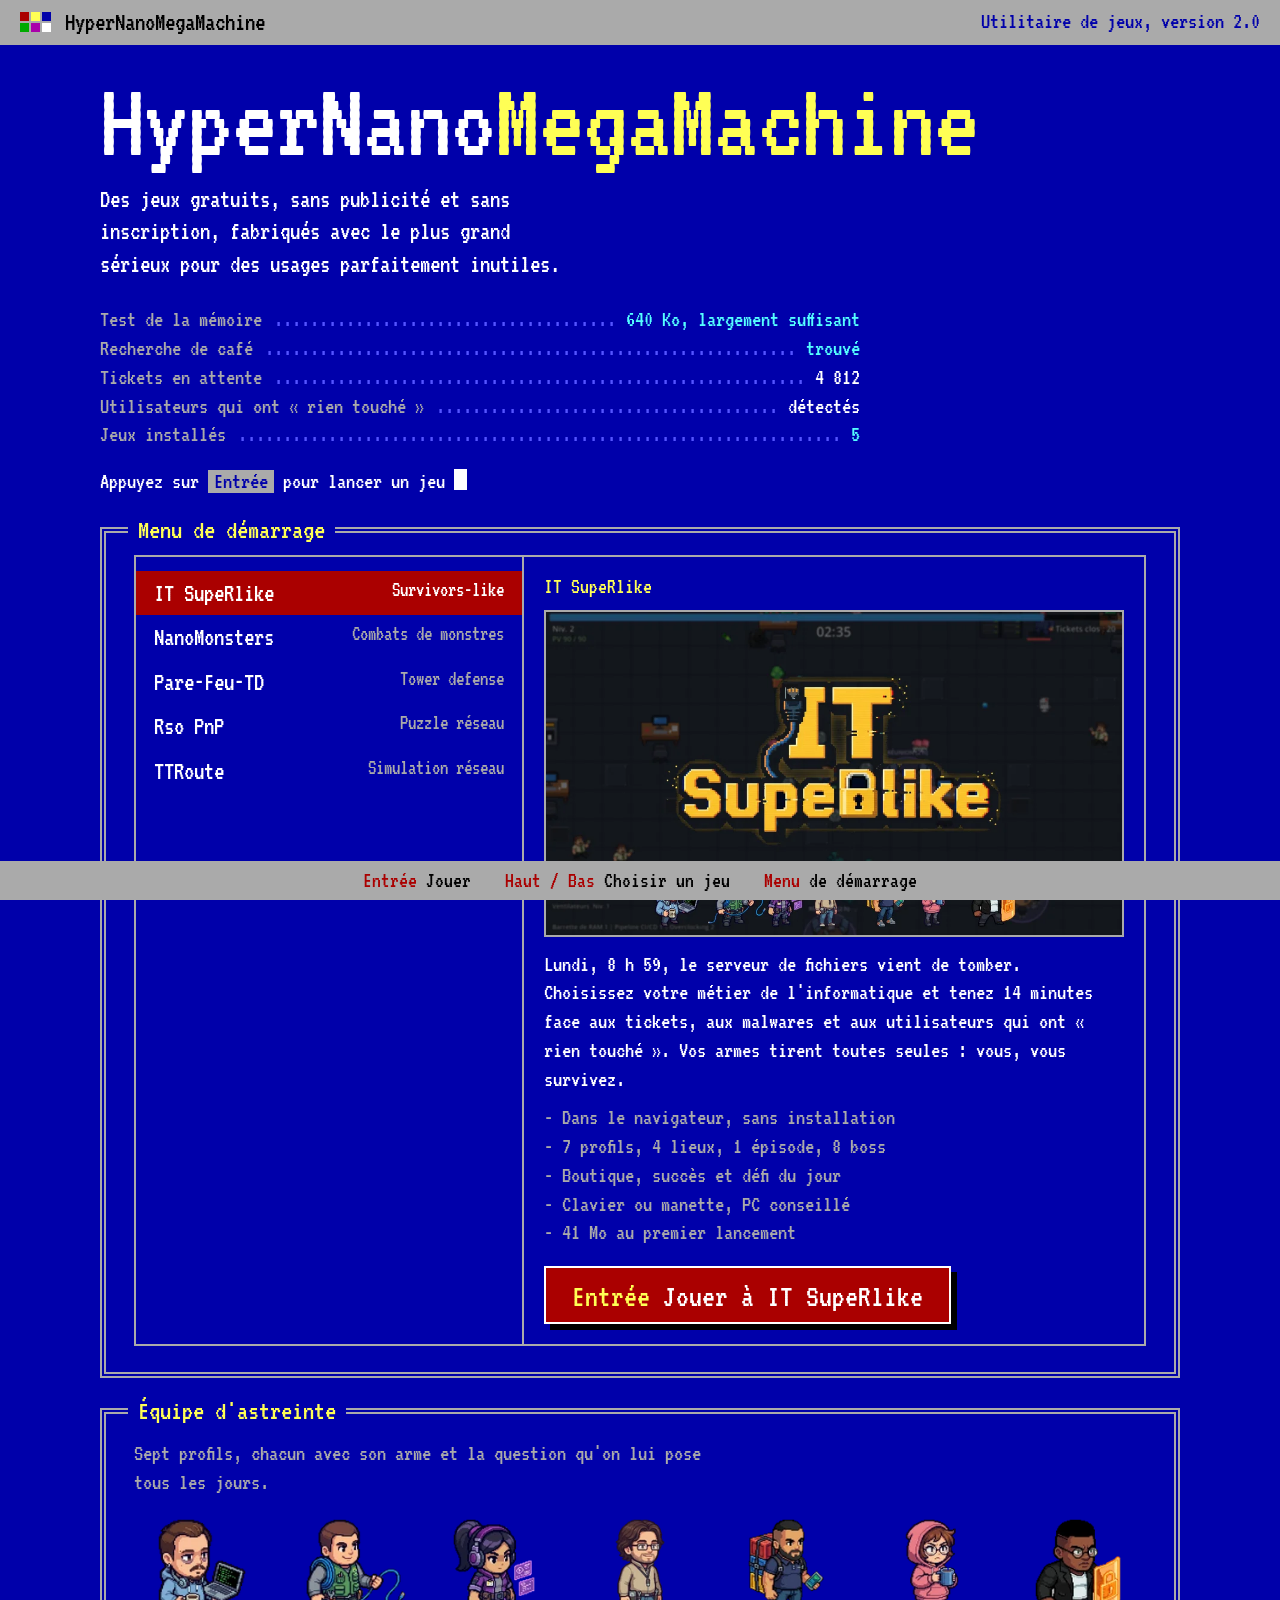
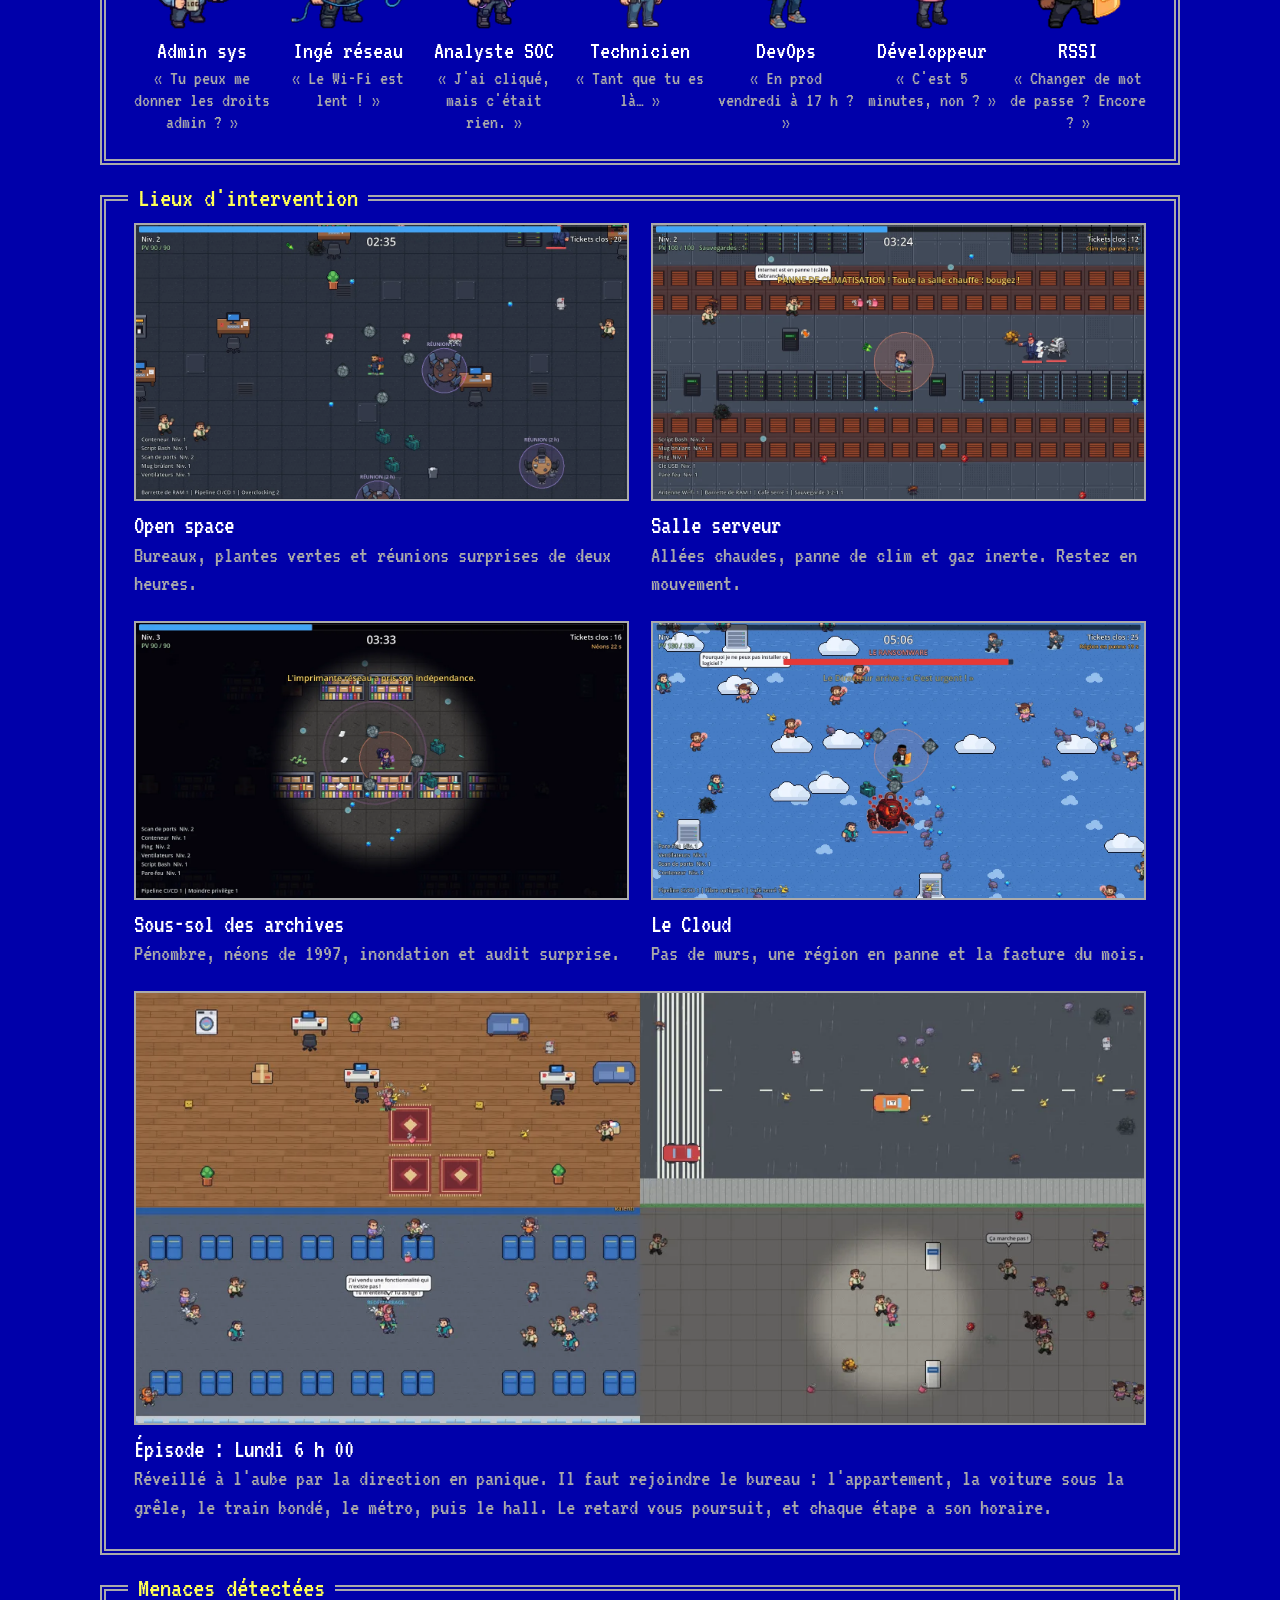
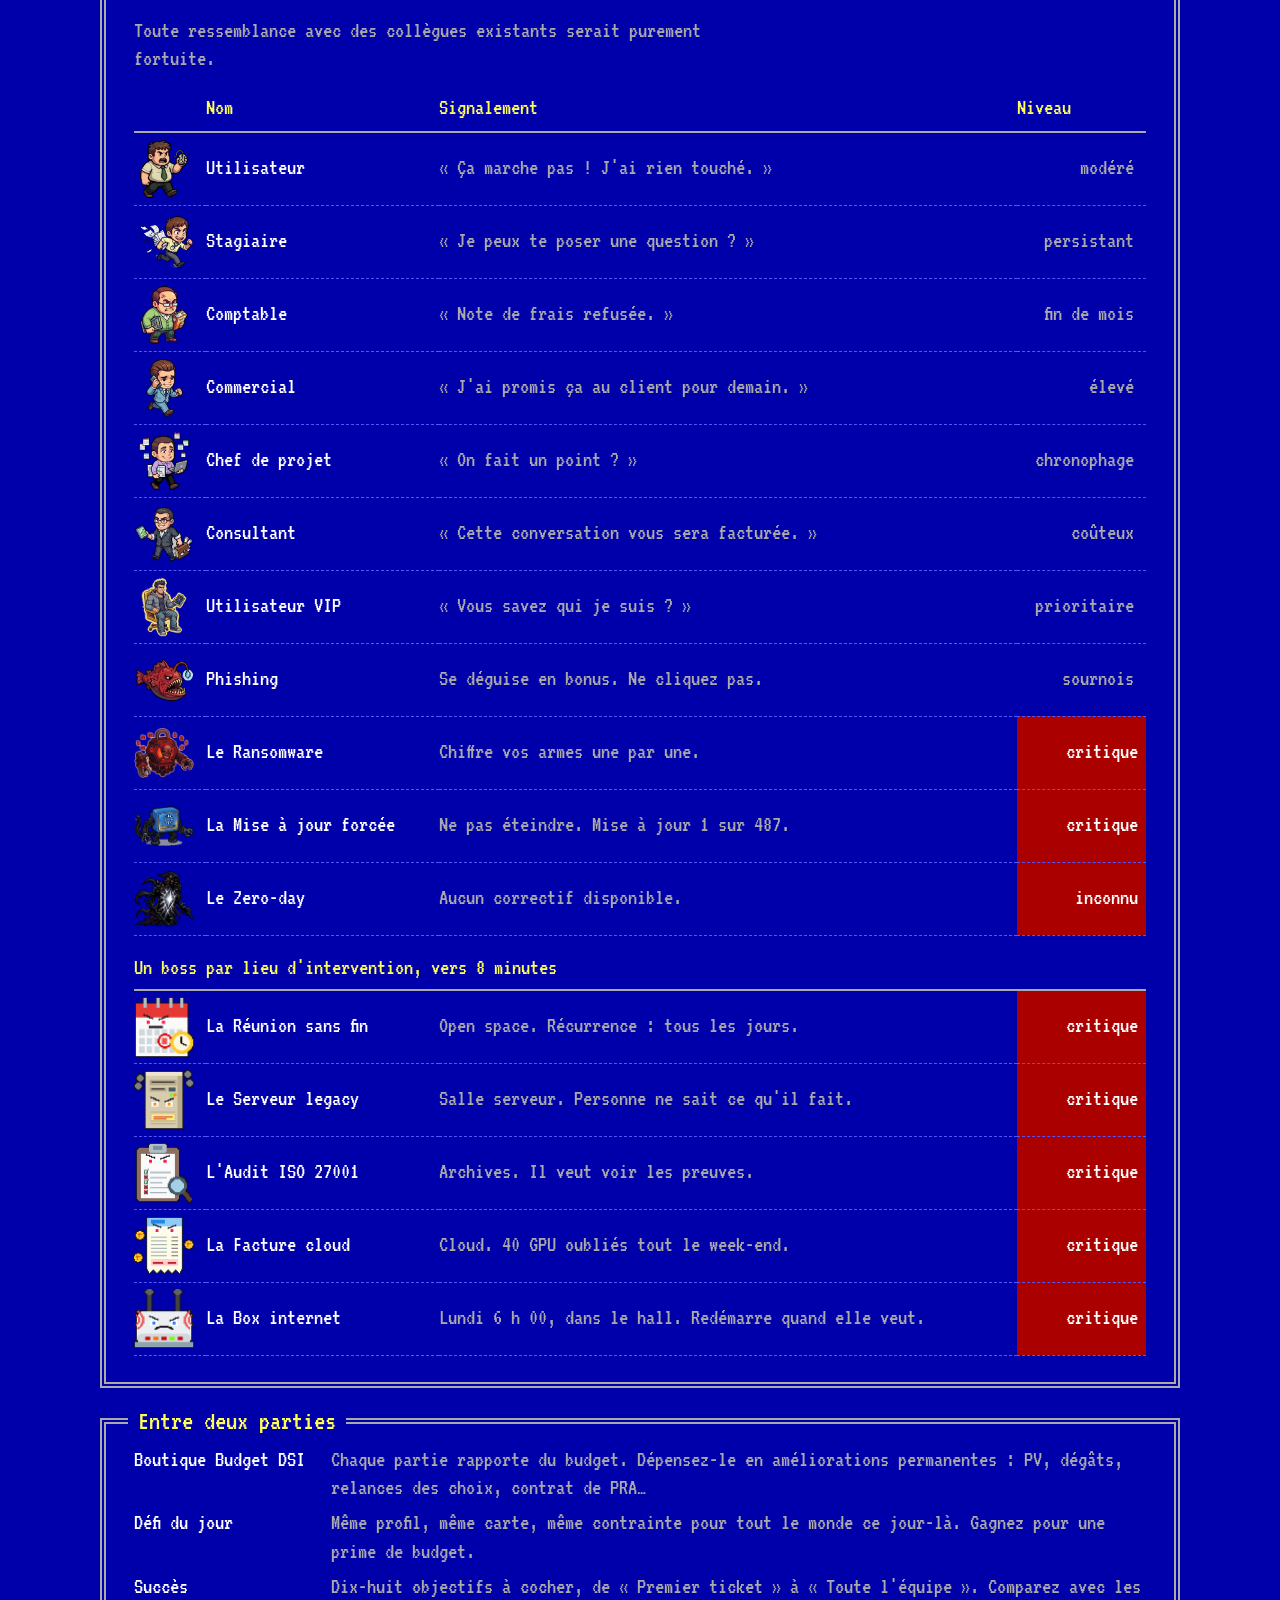
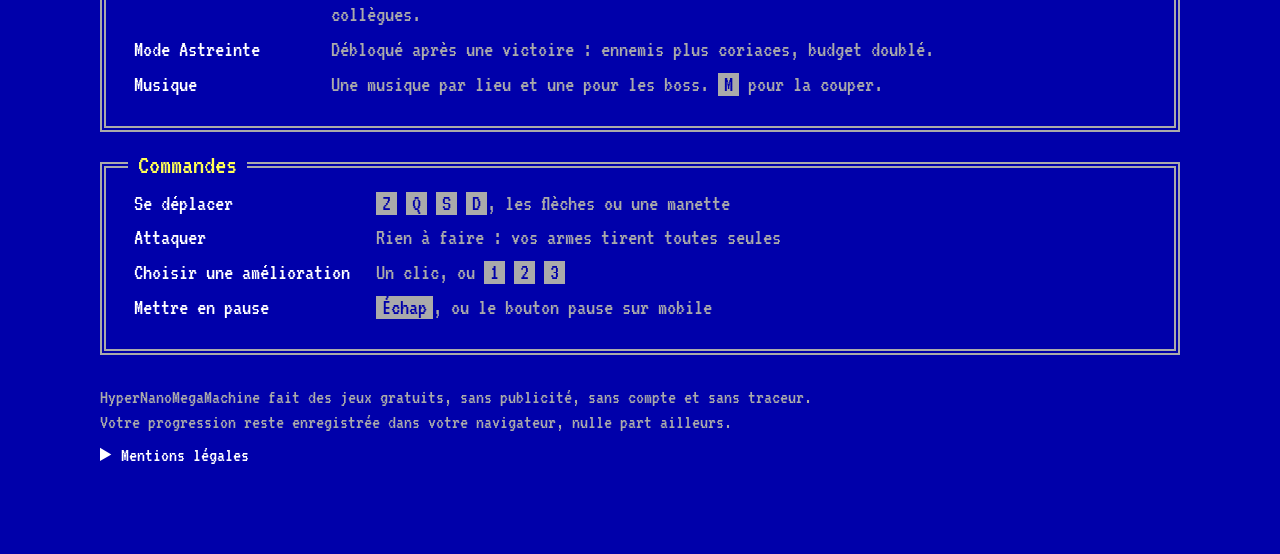
<file: index.html>
<!DOCTYPE html>
<html lang="fr">
<head>
<meta charset="utf-8">
<meta name="viewport" content="width=device-width, initial-scale=1">
<title>HyperNanoMegaMachine, jeux gratuits dans le navigateur</title>
<meta name="description" content="HyperNanoMegaMachine, studio de jeux gratuits jouables dans le navigateur. Au menu : IT SupeRlike, NanoMonsters, Pare-Feu-TD et Rso PnP.">
<link rel="icon" href="favicon.ico" sizes="48x48">
<link rel="icon" href="favicon.svg" type="image/svg+xml">
<link rel="apple-touch-icon" href="apple-touch-icon.png">
<link rel="manifest" href="site.webmanifest">
<meta name="theme-color" content="#0000aa">
<link rel="preload" href="fonts/vt323.woff2" as="font" type="font/woff2" crossorigin>
<link rel="stylesheet" href="style.css">
<script>document.documentElement.classList.add("js");</script>
</head>
<body>

<header class="titre">
  <div class="briques" aria-hidden="true">
    <i style="background:#aa0000"></i><i style="background:#ffff55"></i><i style="background:#0000aa"></i>
    <i style="background:#00aa00"></i><i style="background:#aa00aa"></i><i style="background:#ffffff"></i>
  </div>
  <strong>HyperNanoMegaMachine</strong>
  <span>Utilitaire de jeux, version 2.0</span>
</header>

<main class="ecran">

  <!-- Séquence de démarrage -->
  <section class="post" aria-label="Démarrage">
    <h1 class="marque seq">HyperNano<span class="l2">MegaMachine</span></h1>
    <p class="signature seq">Des jeux gratuits, sans publicité et sans inscription, fabriqués avec le plus grand sérieux pour des usages parfaitement inutiles.</p>
    <ol>
      <li class="seq"><span>Test de la mémoire</span><span class="pt"></span><span class="v ok">640 Ko, largement suffisant</span></li>
      <li class="seq"><span>Recherche de café</span><span class="pt"></span><span class="v ok">trouvé</span></li>
      <li class="seq"><span>Tickets en attente</span><span class="pt"></span><span class="v">4 812</span></li>
      <li class="seq"><span>Utilisateurs qui ont « rien touché »</span><span class="pt"></span><span class="v">détectés</span></li>
      <li class="seq"><span>Jeux installés</span><span class="pt"></span><span class="v ok" id="nb-jeux">5</span></li>
    </ol>
    <p class="attente seq">Appuyez sur <kbd class="k">Entrée</kbd> pour lancer un jeu <span class="curseur" aria-hidden="true"></span></p>
  </section>

  <!-- Menu de démarrage : généré depuis jeux.js -->
  <section class="cadre" id="demarrage" aria-labelledby="t-menu">
    <h2 id="t-menu">Menu de démarrage</h2>
    <div class="menu">
      <div class="liste" role="tablist" aria-label="Jeux disponibles" id="liste"></div>
      <div class="aide" id="aide" role="tabpanel" aria-live="polite"></div>
    </div>
  </section>

  <div class="fiche" data-jeu="itsuperlike">
  <section class="cadre" aria-labelledby="t-equipe">
    <h2 id="t-equipe">Équipe d'astreinte</h2>
    <p class="intro">Sept profils, chacun avec son arme et la question qu'on lui pose tous les jours.</p>
    <div class="equipe">
      <figure><img src="img/persos/admin.webp" alt=""><figcaption><b>Admin sys</b><span>« Tu peux me donner les droits admin ? »</span></figcaption></figure>
      <figure><img src="img/persos/reseau.webp" alt=""><figcaption><b>Ingé réseau</b><span>« Le Wi-Fi est lent ! »</span></figcaption></figure>
      <figure><img src="img/persos/soc.webp" alt=""><figcaption><b>Analyste SOC</b><span>« J'ai cliqué, mais c'était rien. »</span></figcaption></figure>
      <figure><img src="img/persos/tech.webp" alt=""><figcaption><b>Technicien</b><span>« Tant que tu es là… »</span></figcaption></figure>
      <figure><img src="img/persos/devops.webp" alt=""><figcaption><b>DevOps</b><span>« En prod vendredi à 17 h ? »</span></figcaption></figure>
      <figure><img src="img/persos/dev.webp" alt=""><figcaption><b>Développeur</b><span>« C'est 5 minutes, non ? »</span></figcaption></figure>
      <figure><img src="img/persos/rssi.webp" alt=""><figcaption><b>RSSI</b><span>« Changer de mot de passe ? Encore ? »</span></figcaption></figure>
    </div>
  </section>

  <section class="cadre" aria-labelledby="t-lieux">
    <h2 id="t-lieux">Lieux d'intervention</h2>
    <div class="lieux">
      <figure><img src="img/carte-openspace.webp" alt="Capture du jeu dans l'open space"><figcaption><b>Open space</b>Bureaux, plantes vertes et réunions surprises de deux heures.</figcaption></figure>
      <figure><img src="img/carte-serveurs.webp" alt="Capture du jeu dans la salle serveur"><figcaption><b>Salle serveur</b>Allées chaudes, panne de clim et gaz inerte. Restez en mouvement.</figcaption></figure>
      <figure><img src="img/carte-archives.webp" alt="Capture du jeu dans le sous-sol des archives"><figcaption><b>Sous-sol des archives</b>Pénombre, néons de 1997, inondation et audit surprise.</figcaption></figure>
      <figure><img src="img/carte-cloud.webp" alt="Capture du jeu dans le Cloud"><figcaption><b>Le Cloud</b>Pas de murs, une région en panne et la facture du mois.</figcaption></figure>
      <figure class="large"><img src="img/carte-trajet.webp" alt="Quatre captures du trajet : l'appartement, la route sous la pluie, le train et le métro"><figcaption><b>Épisode : Lundi 6 h 00</b>Réveillé à l'aube par la direction en panique. Il faut rejoindre le bureau : l'appartement, la voiture sous la grêle, le train bondé, le métro, puis le hall. Le retard vous poursuit, et chaque étape a son horaire.</figcaption></figure>
    </div>
  </section>

  <section class="cadre" aria-labelledby="t-menaces">
    <h2 id="t-menaces">Menaces détectées</h2>
    <p class="intro">Toute ressemblance avec des collègues existants serait purement fortuite.</p>
    <table class="menaces">
      <thead><tr><th scope="col"><span class="sr">Portrait</span></th><th scope="col">Nom</th><th scope="col">Signalement</th><th scope="col">Niveau</th></tr></thead>
      <tbody>
        <tr><td><img src="img/ennemis/user.webp" alt=""></td><td class="nom">Utilisateur</td><td><q>Ça marche pas ! J'ai rien touché.</q></td><td class="niv">modéré</td></tr>
        <tr><td><img src="img/ennemis/stagiaire.webp" alt=""></td><td class="nom">Stagiaire</td><td><q>Je peux te poser une question ?</q></td><td class="niv">persistant</td></tr>
        <tr><td><img src="img/ennemis/compta.webp" alt=""></td><td class="nom">Comptable</td><td><q>Note de frais refusée.</q></td><td class="niv">fin de mois</td></tr>
        <tr><td><img src="img/ennemis/commercial.webp" alt=""></td><td class="nom">Commercial</td><td><q>J'ai promis ça au client pour demain.</q></td><td class="niv">élevé</td></tr>
        <tr><td><img src="img/ennemis/chefprojet.webp" alt=""></td><td class="nom">Chef de projet</td><td><q>On fait un point ?</q></td><td class="niv">chronophage</td></tr>
        <tr><td><img src="img/ennemis/consultant.webp" alt=""></td><td class="nom">Consultant</td><td><q>Cette conversation vous sera facturée.</q></td><td class="niv">coûteux</td></tr>
        <tr><td><img src="img/ennemis/vip.webp" alt=""></td><td class="nom">Utilisateur VIP</td><td><q>Vous savez qui je suis ?</q></td><td class="niv">prioritaire</td></tr>
        <tr><td><img src="img/ennemis/phishing.webp" alt=""></td><td class="nom">Phishing</td><td>Se déguise en bonus. Ne cliquez pas.</td><td class="niv">sournois</td></tr>
        <tr><td><img src="img/ennemis/ransomware.webp" alt=""></td><td class="nom">Le Ransomware</td><td>Chiffre vos armes une par une.</td><td class="niv c">critique</td></tr>
        <tr><td><img src="img/ennemis/winupdate.webp" alt=""></td><td class="nom">La Mise à jour forcée</td><td>Ne pas éteindre. Mise à jour 1 sur 487.</td><td class="niv c">critique</td></tr>
        <tr><td><img src="img/ennemis/zeroday.webp" alt=""></td><td class="nom">Le Zero-day</td><td>Aucun correctif disponible.</td><td class="niv c">inconnu</td></tr>
        <tr class="sep"><td colspan="4">Un boss par lieu d'intervention, vers 8 minutes</td></tr>
        <tr><td><img src="img/ennemis/reunion.webp" alt=""></td><td class="nom">La Réunion sans fin</td><td>Open space. Récurrence : tous les jours.</td><td class="niv c">critique</td></tr>
        <tr><td><img src="img/ennemis/legacy.webp" alt=""></td><td class="nom">Le Serveur legacy</td><td>Salle serveur. Personne ne sait ce qu'il fait.</td><td class="niv c">critique</td></tr>
        <tr><td><img src="img/ennemis/audit.webp" alt=""></td><td class="nom">L'Audit ISO 27001</td><td>Archives. Il veut voir les preuves.</td><td class="niv c">critique</td></tr>
        <tr><td><img src="img/ennemis/facture.webp" alt=""></td><td class="nom">La Facture cloud</td><td>Cloud. 40 GPU oubliés tout le week-end.</td><td class="niv c">critique</td></tr>
        <tr><td><img src="img/ennemis/box.webp" alt=""></td><td class="nom">La Box internet</td><td>Lundi 6 h 00, dans le hall. Redémarre quand elle veut.</td><td class="niv c">critique</td></tr>
      </tbody>
    </table>
  </section>

  <section class="cadre" aria-labelledby="t-entre">
    <h2 id="t-entre">Entre deux parties</h2>
    <dl class="touches">
      <dt>Boutique Budget DSI</dt><dd>Chaque partie rapporte du budget. Dépensez-le en améliorations permanentes : PV, dégâts, relances des choix, contrat de PRA…</dd>
      <dt>Défi du jour</dt><dd>Même profil, même carte, même contrainte pour tout le monde ce jour-là. Gagnez pour une prime de budget.</dd>
      <dt>Succès</dt><dd>Dix-huit objectifs à cocher, de « Premier ticket » à « Toute l'équipe ». Comparez avec les collègues.</dd>
      <dt>Mode Astreinte</dt><dd>Débloqué après une victoire : ennemis plus coriaces, budget doublé.</dd>
      <dt>Musique</dt><dd>Une musique par lieu et une pour les boss. <kbd class="k">M</kbd> pour la couper.</dd>
    </dl>
  </section>

  <section class="cadre" aria-labelledby="t-touches">
    <h2 id="t-touches">Commandes</h2>
    <dl class="touches">
      <dt>Se déplacer</dt><dd><kbd class="k">Z</kbd> <kbd class="k">Q</kbd> <kbd class="k">S</kbd> <kbd class="k">D</kbd>, les flèches ou une manette</dd>
      <dt>Attaquer</dt><dd>Rien à faire : vos armes tirent toutes seules</dd>
      <dt>Choisir une amélioration</dt><dd>Un clic, ou <kbd class="k">1</kbd> <kbd class="k">2</kbd> <kbd class="k">3</kbd></dd>
      <dt>Mettre en pause</dt><dd><kbd class="k">Échap</kbd>, ou le bouton pause sur mobile</dd>
    </dl>
  </section>
  </div>

  <div class="fiche" data-jeu="nanomonsters" hidden>
  <section class="cadre" aria-labelledby="t-tournoi">
    <h2 id="t-tournoi">Le tournoi</h2>
    <p class="intro">Quatorze monstres, du plus tendre au plus énorme. Chaque victoire vous donne leurs pièces.</p>
    <div class="tournoi">
      <figure><img src="img/nano/adv01.webp" alt="" loading="lazy"><figcaption><b>Croâmidable</b><span>Une grenouille vantarde. Elle tire la langue de loin.</span></figcaption></figure>
      <figure><img src="img/nano/adv02.webp" alt="" loading="lazy"><figcaption><b>Crabouille</b><span>Un crabe ronchon qui pince tout ce qui bouge.</span></figcaption></figure>
      <figure><img src="img/nano/adv03.webp" alt="" loading="lazy"><figcaption><b>Piou-Piou Furax</b><span>Petit, jaune, et très en colère.</span></figcaption></figure>
      <figure><img src="img/nano/adv04.webp" alt="" loading="lazy"><figcaption><b>Rhinocérock</b><span>Une tonne de briques lancée tête baissée.</span></figcaption></figure>
      <figure><img src="img/nano/adv05.webp" alt="" loading="lazy"><figcaption><b>Requinquin</b><span>Un requin qui a appris à marcher.</span></figcaption></figure>
      <figure><img src="img/nano/adv06.webp" alt="" loading="lazy"><figcaption><b>Hiboulet</b><span>Son hululement vous sonne.</span></figcaption></figure>
      <figure><img src="img/nano/adv07.webp" alt="" loading="lazy"><figcaption><b>Scorpitek</b><span>Huit pattes, deux pinces, un dard.</span></figcaption></figure>
      <figure><img src="img/nano/adv08.webp" alt="" loading="lazy"><figcaption><b>Tankosaure</b><span>Mi-dinosaure, mi-char. Il tire des briques.</span></figcaption></figure>
      <figure><img src="img/nano/adv09.webp" alt="" loading="lazy"><figcaption><b>Kangouroule</b><span>Rebondit sans prévenir, griffe en retombant.</span></figcaption></figure>
      <figure><img src="img/nano/adv10.webp" alt="" loading="lazy"><figcaption><b>Lamentis</b><span>Une mante aux bras-lames.</span></figcaption></figure>
      <figure><img src="img/nano/adv11.webp" alt="" loading="lazy"><figcaption><b>Cyclopathe</b><span>Un robot à un œil. Il vise très bien.</span></figcaption></figure>
      <figure><img src="img/nano/adv12.webp" alt="" loading="lazy"><figcaption><b>Draglouton</b><span>Il cuit d'abord, il goûte ensuite.</span></figcaption></figure>
      <figure><img src="img/nano/adv13.webp" alt="" loading="lazy"><figcaption><b>Marteaurus</b><span>Un dinosaure à voile et deux marteaux.</span></figcaption></figure>
      <figure><img src="img/nano/adv14.webp" alt="" loading="lazy"><figcaption><b>Le Méga Machin</b><span>Le champion. Personne ne sait ce que c'est.</span></figcaption></figure>
    </div>
  </section>

  <section class="cadre" aria-labelledby="t-atelier">
    <h2 id="t-atelier">L'atelier</h2>
    <dl class="touches">
      <dt>Corps</dt><dd>Trapu, Lézard, Boule, Carapace de crabe, Insecte, Colosse. Il décide des PV, de la défense et de la vitesse.</dd>
      <dt>Tête</dt><dd>Mâchoire, Bec, Grenouille qui tire la langue, Yeux pédonculés, Requin, Hibou qui assomme, Corne qui charge, Œil laser, Dragon qui crache du feu.</dd>
      <dt>Pattes</dt><dd>Quatre, deux, six pattes, chenilles ou ressorts : stabilité contre vitesse et esquive.</dd>
      <dt>Bras</dt><dd>Pinces, Griffes, Marteaux qui assomment, Canons à briques, Lames qui font saigner.</dd>
      <dt>Queue</dt><dd>Fouet qui repousse, Nageoire, Massue qui assomme, Dard qui empoisonne.</dd>
      <dt>Dos</dt><dd>Piquants qui renvoient les coups, Carapace, Aileron, Voile qui régénère, Ailes pour esquiver, Réacteur pour foncer.</dd>
    </dl>
  </section>

  <section class="cadre" aria-labelledby="t-touches-nano">
    <h2 id="t-touches-nano">Commandes</h2>
    <dl class="touches">
      <dt>Assembler</dt><dd>Cliquez sur une pièce ou une couleur : elle s'emboîte aussitôt.</dd>
      <dt>Tourner la créature</dt><dd>Glissez avec la souris ou le doigt.</dd>
      <dt>Combattre</dt><dd>Les combats sont automatiques. <kbd class="k">Vitesse x2</kbd> pour accélérer.</dd>
      <dt>Musique</dt><dd><kbd class="k">M</kbd> pour la couper.</dd>
    </dl>
  </section>
  </div>

  <div class="fiche" data-jeu="parefeu-td" hidden>
  <section class="cadre" aria-labelledby="t-defenses">
    <h2 id="t-defenses">Les défenses</h2>
    <p class="intro">Chaque défense a un taux de faux positifs. Améliorez-la pour qu'elle laisse passer le travail des utilisateurs.</p>
    <div class="tournoi">
      <figure><img src="img/parefeu/firewall.webp" alt="" loading="lazy"><figcaption><b>Pare-feu</b><span>Tire vite sur tout. Ses règles larges bloquent aussi des mails légitimes.</span></figcaption></figure>
      <figure><img src="img/parefeu/antivirus.webp" alt="" loading="lazy"><figcaption><b>Antivirus</b><span>Lent et puissant, redoutable contre les malwares.</span></figcaption></figure>
      <figure><img src="img/parefeu/antispam.webp" alt="" loading="lazy"><figcaption><b>Filtre anti-spam</b><span>Ralentit tout autour et démasque le phishing.</span></figcaption></figure>
      <figure><img src="img/parefeu/ids.webp" alt="" loading="lazy"><figcaption><b>Sonde IDS</b><span>Révèle les menaces invisibles et renforce ses voisines.</span></figcaption></figure>
      <figure><img src="img/parefeu/waf.webp" alt="" loading="lazy"><figcaption><b>Proxy WAF</b><span>Très longue portée, fait pour les injections et les bots.</span></figcaption></figure>
      <figure><img src="img/parefeu/honeypot.webp" alt="" loading="lazy"><figcaption><b>Honeypot</b><span>Un leurre qui fige les menaces sur place.</span></figcaption></figure>
    </div>
  </section>

  <section class="cadre" aria-labelledby="t-menaces">
    <h2 id="t-menaces">Les menaces</h2>
    <p class="intro">Elles arrivent par les câbles et visent le serveur. Les paquets blancs et bleus, eux, sont légitimes : ne les bloquez pas.</p>
    <div class="tournoi">
      <figure><img src="img/parefeu/spam.webp" alt="" loading="lazy"><figcaption><b>Spam</b><span>Pénible en masse.</span></figcaption></figure>
      <figure><img src="img/parefeu/phishing.webp" alt="" loading="lazy"><figcaption><b>Phishing</b><span>Se déguise en mail légitime.</span></figcaption></figure>
      <figure><img src="img/parefeu/virus.webp" alt="" loading="lazy"><figcaption><b>Virus</b><span>Le classique.</span></figcaption></figure>
      <figure><img src="img/parefeu/ver.webp" alt="" loading="lazy"><figcaption><b>Ver</b><span>Se divise quand on le détruit.</span></figcaption></figure>
      <figure><img src="img/parefeu/bot.webp" alt="" loading="lazy"><figcaption><b>Bot</b><span>Arrive par centaines : DDoS.</span></figcaption></figure>
      <figure><img src="img/parefeu/injection.webp" alt="" loading="lazy"><figcaption><b>Injection SQL</b><span>Passe à travers le pare-feu.</span></figcaption></figure>
      <figure><img src="img/parefeu/trojan.webp" alt="" loading="lazy"><figcaption><b>Cheval de Troie</b><span>Un cadeau plein de virus.</span></figcaption></figure>
      <figure><img src="img/parefeu/ransomware.webp" alt="" loading="lazy"><figcaption><b>Ransomware</b><span>Blindé. S'il passe, ça fait mal.</span></figcaption></figure>
      <figure><img src="img/parefeu/rootkit.webp" alt="" loading="lazy"><figcaption><b>Rootkit</b><span>Invisible et se répare.</span></figcaption></figure>
      <figure><img src="img/parefeu/boss_ver.webp" alt="" loading="lazy"><figcaption><b>Ver Géant</b><span>Boss du collège.</span></figcaption></figure>
      <figure><img src="img/parefeu/boss_zero.webp" alt="" loading="lazy"><figcaption><b>Zero-Day</b><span>Boss du datacenter. Invisible.</span></figcaption></figure>
    </div>
  </section>

  <section class="cadre" aria-labelledby="t-regles-pf">
    <h2 id="t-regles-pf">Les règles</h2>
    <dl class="touches">
      <dt>Défaite</dt><dd>Le serveur tombe à zéro, ou les tickets atteignent 100 % et la direction fait débrancher le pare-feu.</dd>
      <dt>Cartes d'incident</dt><dd>Une à chaque vague : redémarrer, café serré, escalade au N2, lire la doc, débrancher le câble...</dd>
      <dt>Étoiles</dt><dd>Victoire, serveur intact à 75 %, tickets toujours sous 50 %. Chaque étoile finance le comité budgétaire.</dd>
    </dl>
  </section>

  <section class="cadre" aria-labelledby="t-touches-pf">
    <h2 id="t-touches-pf">Commandes</h2>
    <dl class="touches">
      <dt>Installer</dt><dd>Touchez un emplacement près d'un câble, puis choisissez la défense.</dd>
      <dt>Améliorer ou revendre</dt><dd>Touchez une défense déjà installée.</dd>
      <dt>Vagues</dt><dd>Appelez la vague suivante en avance pour gagner du budget. <kbd class="k">Vitesse x2</kbd> et <kbd class="k">x3</kbd> pour accélérer.</dd>
      <dt>Musique</dt><dd><kbd class="k">M</kbd> pour la couper.</dd>
    </dl>
  </section>
  </div>

  <div class="fiche" data-jeu="rso-pnp" hidden>
  <section class="cadre" aria-labelledby="t-baie-materiel">
    <h2 id="t-baie-materiel">Dans la baie</h2>
    <dl class="touches">
      <dt>Panneau de brassage</dt><dd>Chaque port correspond à une prise murale. La liste du client dit qui est branché où.</dd>
      <dt>Switch</dt><dd>Ports d'accès dans un VLAN, ports en trunk pour les liaisons et les bornes Wi-Fi, ports PoE avec un budget en watts, ports SFP pour la fibre.</dd>
      <dt>Pare-feu</dt><dd>WAN vers la box, LAN vers le réseau interne en trunk, DMZ pour le serveur web.</dd>
      <dt>Box, routeur, serveurs</dt><dd>La box donne internet, les serveurs se branchent directement au switch dans leur VLAN.</dd>
    </dl>
  </section>

  <section class="cadre" aria-labelledby="t-baie-regles">
    <h2 id="t-baie-regles">Les règles</h2>
    <dl class="touches">
      <dt>Gagner</dt><dd>Testez le réseau : chaque appareil doit être alimenté, dans son VLAN, relié à la passerelle et à internet.</dd>
      <dt>Étoiles</dt><dd>Une baie propre rapporte les trois étoiles. Câbles qui se croisent sans raison, couleurs hors code ou jarretières sur une prise libre en retirent, sans jamais bloquer le niveau.</dd>
      <dt>Pièges</dt><dd>Deux liaisons entre les mêmes switchs forment une boucle et tout tombe. Un switch trop chargé n'alimente plus ses derniers appareils PoE.</dd>
    </dl>
  </section>

  <section class="cadre" aria-labelledby="t-baie-touches">
    <h2 id="t-baie-touches">Commandes</h2>
    <dl class="touches">
      <dt>Brancher</dt><dd>Choisissez la couleur de jarretière, touchez un port puis un autre. La longueur est choisie toute seule.</dd>
      <dt>Débrancher</dt><dd>Touchez un port branché, ou clic droit.</dd>
      <dt>VLAN et trunk</dt><dd>Choisissez un VLAN dans la barre d'outils puis touchez les ports du switch, comme avec un pinceau.</dd>
      <dt>Se déplacer</dt><dd>Molette ou boutons + et - pour zoomer, glisser pour se déplacer. <kbd class="k">Ctrl</kbd> + <kbd class="k">Z</kbd> pour annuler.</dd>
    </dl>
  </section>
  </div>

  <div class="fiche" data-jeu="ttroute" hidden>
  <section class="cadre" aria-labelledby="t-ttr-principe">
    <h2 id="t-ttr-principe">Le principe</h2>
    <dl class="touches">
      <dt>Une mission</dt><dd>Un client, une panne, une notion : adresse et masque, passerelle, DHCP, DNS, routage, NAT, pare-feu, DMZ, deuxième site.</dd>
      <dt>Le test</dt><dd>Le paquet traverse votre schéma saut par saut. Chaque étape est expliquée en clair, et le test montre exactement où il s'arrête.</dd>
      <dt>Gagner</dt><dd>Toutes les vérifications passent : ce qui doit marcher marche, ce qui doit être bloqué l'est.</dd>
    </dl>
  </section>

  <section class="cadre" aria-labelledby="t-ttr-touches">
    <h2 id="t-ttr-touches">Commandes</h2>
    <dl class="touches">
      <dt>Brancher</dt><dd>Glissez depuis la pastille + d'un équipement vers un autre. Sur un routeur, choisissez le port.</dd>
      <dt>Débrancher</dt><dd>Clic droit sur un câble, ou sélectionnez-le puis <kbd class="k">Suppr</kbd>.</dd>
      <dt>Configurer</dt><dd>Cliquez un équipement : ses réglages s'ouvrent à droite.</dd>
      <dt>Se déplacer</dt><dd>Glissez un équipement pour le ranger, la molette pour zoomer, le fond pour déplacer la vue. <kbd class="k">M</kbd> coupe la musique.</dd>
    </dl>
  </section>
  </div>

</main>

<footer class="pied">
  <p>HyperNanoMegaMachine fait des jeux gratuits, sans publicité, sans compte et sans traceur. Votre progression reste enregistrée dans votre navigateur, nulle part ailleurs.</p>
  <details>
    <summary>Mentions légales</summary>
    <p>Site personnel non commercial. Hébergement : GitHub Pages, GitHub, Inc., San Francisco, États-Unis (<a href="https://pages.github.com" rel="noopener">pages.github.com</a>). Nom de domaine enregistré auprès de Mailo (Mail Object), France. Ce site ne dépose aucun cookie et ne collecte aucune donnée personnelle. Polices VT323 et Chakra Petch sous licence SIL Open Font License.</p>
  </details>
</footer>

<nav class="legende" aria-label="Raccourcis clavier">
  <span><b>Entrée</b> Jouer</span>
  <span class="clavier"><b>Haut / Bas</b> Choisir un jeu</span>
  <span><a href="#demarrage" style="color:inherit;text-decoration:none"><b>Menu</b> de démarrage</a></span>
</nav>

<script src="jeux.js"></script>
<script>
(function () {
  const jeux = window.JEUX || [];
  const liste = document.getElementById("liste");
  const aide = document.getElementById("aide");
  document.getElementById("nb-jeux").textContent = String(jeux.length);
  let sel = 0;

  const esc = (t) => String(t).replace(/[&<>"]/g, (c) => ({ "&": "&amp;", "<": "&lt;", ">": "&gt;", '"': "&quot;" }[c]));

  function afficher() {
    liste.querySelectorAll("button").forEach((b, i) => b.setAttribute("aria-selected", i === sel ? "true" : "false"));
    document.querySelectorAll(".fiche").forEach((f) => { f.hidden = !jeux[sel] || f.dataset.jeu !== jeux[sel].id; });
    const j = jeux[sel];
    if (!j) { aide.innerHTML = "<p>Aucun jeu installé pour le moment.</p>"; return; }
    aide.innerHTML =
      `<h3>${esc(j.titre)}</h3>` +
      `<img src="${esc(j.couverture)}" alt="Couverture de ${esc(j.titre)}">` +
      `<p>${esc(j.resume)}</p>` +
      `<ul>${(j.infos || []).map((t) => `<li>${esc(t)}</li>`).join("")}</ul>` +
      `<a class="jouer" id="jouer" href="${esc(j.jouer)}"><kbd>Entrée</kbd> Jouer à ${esc(j.titre)}</a>`;
  }

  jeux.forEach((j, i) => {
    const b = document.createElement("button");
    b.type = "button";
    b.setAttribute("role", "tab");
    b.innerHTML = `<span>${esc(j.titre)}</span><small>${esc(j.genre || "")}</small>`;
    b.addEventListener("click", () => { sel = i; afficher(); });
    b.addEventListener("dblclick", () => { location.href = j.jouer; });
    liste.appendChild(b);
  });
  // Lien direct vers un jeu : index.html#nanomonsters
  const ancre = location.hash.replace("#", "");
  jeux.forEach((j, i) => { if (j.id === ancre) sel = i; });
  if (jeux.length === 1) {
    const n = document.createElement("p");
    n.className = "vide";
    n.textContent = "D'autres jeux s'ajouteront ici.";
    liste.appendChild(n);
  }
  afficher();

  // Raccourcis façon BIOS : Entrée pour jouer, Haut / Bas pour choisir
  document.addEventListener("keydown", (e) => {
    if (e.altKey || e.ctrlKey || e.metaKey) return;
    const tag = (document.activeElement && document.activeElement.tagName) || "";
    if (e.key === "Enter" && tag !== "A" && tag !== "BUTTON" && tag !== "SUMMARY" && jeux[sel]) {
      location.href = jeux[sel].jouer;
    } else if ((e.key === "ArrowDown" || e.key === "ArrowUp") && jeux.length > 1 && tag !== "INPUT") {
      e.preventDefault();
      sel = (sel + (e.key === "ArrowDown" ? 1 : jeux.length - 1)) % jeux.length;
      afficher();
    }
  });

  // Séquence de démarrage : les lignes apparaissent une seule fois, au chargement
  const lignes = Array.from(document.querySelectorAll(".post .seq"));
  const reduit = window.matchMedia("(prefers-reduced-motion: reduce)").matches;
  if (reduit) { lignes.forEach((l) => l.classList.add("on")); return; }
  let k = 0;
  const pas = () => {
    if (k >= lignes.length) return;
    lignes[k++].classList.add("on");
    setTimeout(pas, k <= 2 ? 260 : 170);
  };
  setTimeout(pas, 150);
})();
</script>
</body>
</html>
</file>
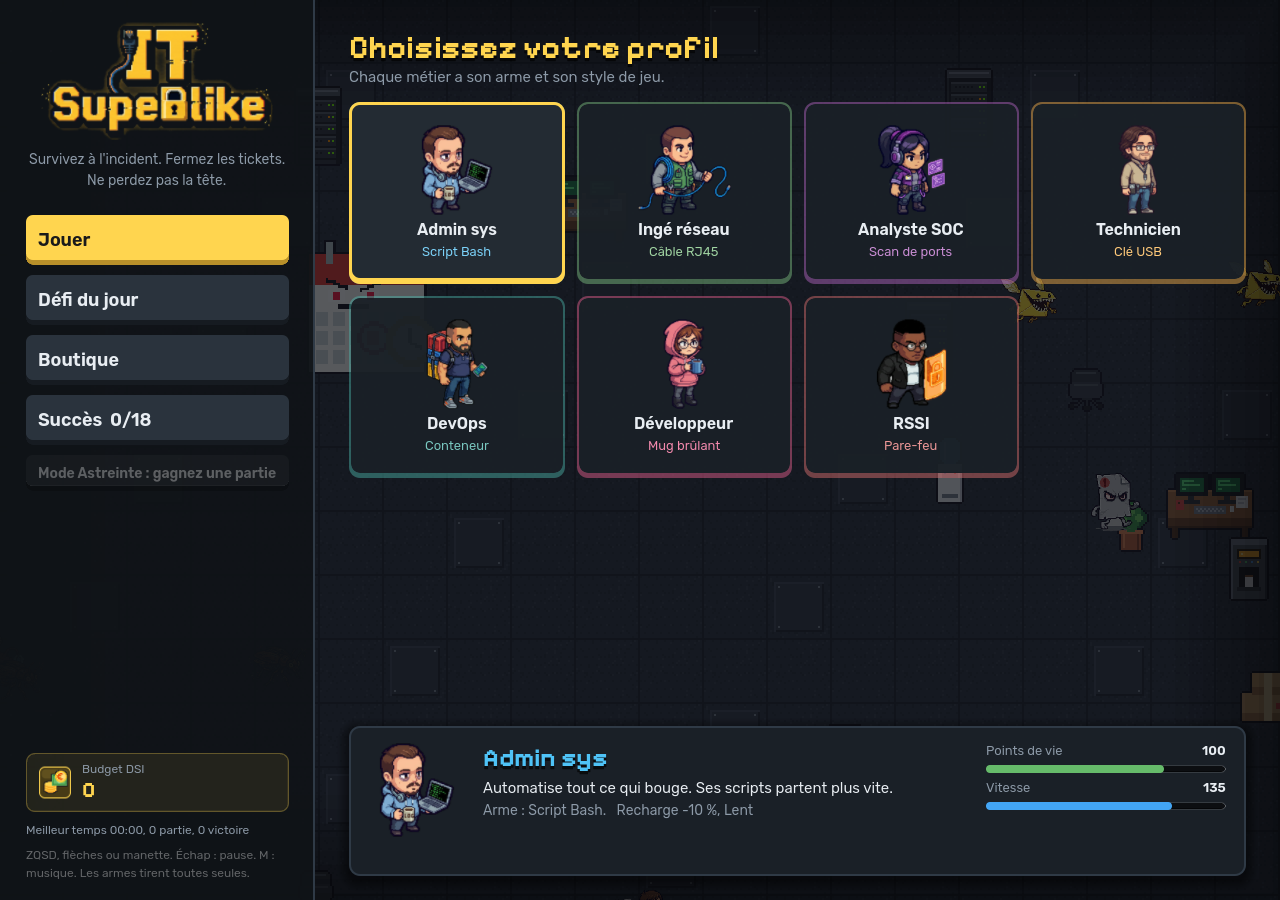
<file: itsuperlike/index.html>
<!DOCTYPE html>
<html lang="en">
	<head>
		<meta charset="utf-8">
		<meta name="viewport" content="width=device-width, user-scalable=no, initial-scale=1.0">
		<title>IT SupeRlike</title>
		<style>
html, body, #canvas {
	margin: 0;
	padding: 0;
	border: 0;
}

body {
	color: white;
	background-color: black;
	overflow: hidden;
	touch-action: none;
}

#canvas {
	display: block;
}

#canvas:focus {
	outline: none;
}

#status, #status-splash, #status-progress {
	position: absolute;
	left: 0;
	right: 0;
}

#status, #status-splash {
	top: 0;
	bottom: 0;
}

#status {
	background-color: #101418;
	display: flex;
	flex-direction: column;
	justify-content: center;
	align-items: center;
	visibility: hidden;
}

#status-splash {
	max-height: 100%;
	max-width: 100%;
	margin: auto;
}

#status-splash.show-image--false {
	display: none;
}

#status-splash.fullsize--true {
	height: 100%;
	width: 100%;
	object-fit: contain;
}

#status-splash.use-filter--false {
	image-rendering: pixelated;
}

#status-progress, #status-notice {
	display: none;
}

#status-progress {
	bottom: 10%;
	width: 50%;
	margin: 0 auto;
}

#status-notice {
	background-color: #5b3943;
	border-radius: 0.5rem;
	border: 1px solid #9b3943;
	color: #e0e0e0;
	font-family: 'Noto Sans', 'Droid Sans', Arial, sans-serif;
	line-height: 1.3;
	margin: 0 2rem;
	overflow: hidden;
	padding: 1rem;
	text-align: center;
	z-index: 1;
}
		</style>
		<link id="-gd-engine-icon" rel="icon" type="image/png" href="index.icon.png" />
<link rel="apple-touch-icon" href="index.apple-touch-icon.png"/>
<style>body{background-color:#101418}#status{background-color:#101418}#status-progress{-webkit-appearance:none;appearance:none;bottom:20%;width:min(400px,50%);height:8px;border:0;border-radius:4px;background:rgba(255,255,255,0.1);overflow:hidden}#status-progress::-webkit-progress-bar{background:rgba(255,255,255,0.1);border-radius:4px}#status-progress::-webkit-progress-value{background:#ffd54f;border-radius:4px}#status-progress::-moz-progress-bar{background:#ffd54f;border-radius:4px}#status-notice{font-family:system-ui,sans-serif}</style>
	</head>
	<body>
		<canvas id="canvas">
			Your browser does not support the canvas tag.
		</canvas>

		<noscript>
			Your browser does not support JavaScript.
		</noscript>

		<div id="status">
			<img id="status-splash" class="show-image--true fullsize--true use-filter--true" src="index.png" alt="">
			<progress id="status-progress"></progress>
			<div id="status-notice"></div>
		</div>

		<script src="index.js"></script>
		<script>
const GODOT_CONFIG = {"args":[],"canvasResizePolicy":2,"emscriptenPoolSize":8,"ensureCrossOriginIsolationHeaders":true,"executable":"index","experimentalVK":false,"fileSizes":{"index.pck":3751712,"index.wasm":39514754},"focusCanvas":true,"gdextensionLibs":[],"godotPoolSize":4};
const GODOT_THREADS_ENABLED = false;
const engine = new Engine(GODOT_CONFIG);

(function () {
	const statusOverlay = document.getElementById('status');
	const statusProgress = document.getElementById('status-progress');
	const statusNotice = document.getElementById('status-notice');

	let initializing = true;
	let statusMode = '';

	function setStatusMode(mode) {
		if (statusMode === mode || !initializing) {
			return;
		}
		if (mode === 'hidden') {
			statusOverlay.remove();
			initializing = false;
			return;
		}
		statusOverlay.style.visibility = 'visible';
		statusProgress.style.display = mode === 'progress' ? 'block' : 'none';
		statusNotice.style.display = mode === 'notice' ? 'block' : 'none';
		statusMode = mode;
	}

	function setStatusNotice(text) {
		while (statusNotice.lastChild) {
			statusNotice.removeChild(statusNotice.lastChild);
		}
		const lines = text.split('\n');
		lines.forEach((line) => {
			statusNotice.appendChild(document.createTextNode(line));
			statusNotice.appendChild(document.createElement('br'));
		});
	}

	function displayFailureNotice(err) {
		console.error(err);
		if (err instanceof Error) {
			setStatusNotice(err.message);
		} else if (typeof err === 'string') {
			setStatusNotice(err);
		} else {
			setStatusNotice('An unknown error occurred.');
		}
		setStatusMode('notice');
		initializing = false;
	}

	const missing = Engine.getMissingFeatures({
		threads: GODOT_THREADS_ENABLED,
	});

	if (missing.length !== 0) {
		if (GODOT_CONFIG['serviceWorker'] && GODOT_CONFIG['ensureCrossOriginIsolationHeaders'] && 'serviceWorker' in navigator) {
			let serviceWorkerRegistrationPromise;
			try {
				serviceWorkerRegistrationPromise = navigator.serviceWorker.getRegistration();
			} catch (err) {
				serviceWorkerRegistrationPromise = Promise.reject(new Error('Service worker registration failed.'));
			}
			// There's a chance that installing the service worker would fix the issue
			Promise.race([
				serviceWorkerRegistrationPromise.then((registration) => {
					if (registration != null) {
						return Promise.reject(new Error('Service worker already exists.'));
					}
					return registration;
				}).then(() => engine.installServiceWorker()),
				// For some reason, `getRegistration()` can stall
				new Promise((resolve) => {
					setTimeout(() => resolve(), 2000);
				}),
			]).then(() => {
				// Reload if there was no error.
				window.location.reload();
			}).catch((err) => {
				console.error('Error while registering service worker:', err);
			});
		} else {
			// Display the message as usual
			const missingMsg = 'Error\nThe following features required to run Godot projects on the Web are missing:\n';
			displayFailureNotice(missingMsg + missing.join('\n'));
		}
	} else {
		setStatusMode('progress');
		engine.startGame({
			'onProgress': function (current, total) {
				if (current > 0 && total > 0) {
					statusProgress.value = current;
					statusProgress.max = total;
				} else {
					statusProgress.removeAttribute('value');
					statusProgress.removeAttribute('max');
				}
			},
		}).then(() => {
			setStatusMode('hidden');
		}, displayFailureNotice);
	}
}());
		</script>
	</body>
</html>
</file>
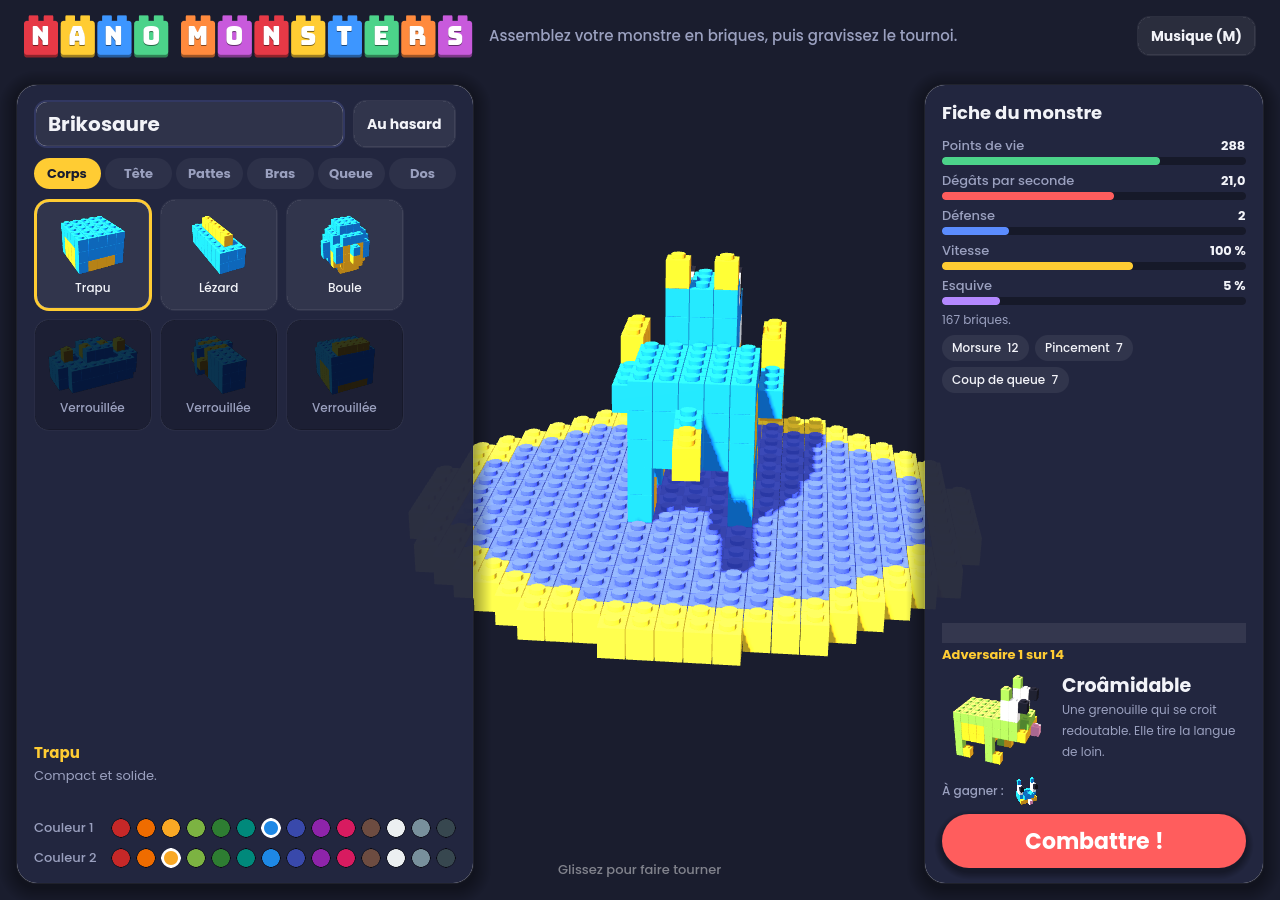
<file: nanomonsters/index.html>
<!DOCTYPE html>
<html lang="en">
	<head>
		<meta charset="utf-8">
		<meta name="viewport" content="width=device-width, user-scalable=no, initial-scale=1.0">
		<title>NanoMonsters</title>
		<style>
html, body, #canvas {
	margin: 0;
	padding: 0;
	border: 0;
}

body {
	color: white;
	background-color: black;
	overflow: hidden;
	touch-action: none;
}

#canvas {
	display: block;
}

#canvas:focus {
	outline: none;
}

#status, #status-splash, #status-progress {
	position: absolute;
	left: 0;
	right: 0;
}

#status, #status-splash {
	top: 0;
	bottom: 0;
}

#status {
	background-color: #1a1d2e;
	display: flex;
	flex-direction: column;
	justify-content: center;
	align-items: center;
	visibility: hidden;
}

#status-splash {
	max-height: 100%;
	max-width: 100%;
	margin: auto;
}

#status-splash.show-image--false {
	display: none;
}

#status-splash.fullsize--true {
	height: 100%;
	width: 100%;
	object-fit: contain;
}

#status-splash.use-filter--false {
	image-rendering: pixelated;
}

#status-progress, #status-notice {
	display: none;
}

#status-progress {
	bottom: 10%;
	width: 50%;
	margin: 0 auto;
}

#status-notice {
	background-color: #5b3943;
	border-radius: 0.5rem;
	border: 1px solid #9b3943;
	color: #e0e0e0;
	font-family: 'Noto Sans', 'Droid Sans', Arial, sans-serif;
	line-height: 1.3;
	margin: 0 2rem;
	overflow: hidden;
	padding: 1rem;
	text-align: center;
	z-index: 1;
}
		</style>
		<link id="-gd-engine-icon" rel="icon" type="image/png" href="index.icon.png" />
<link rel="apple-touch-icon" href="index.apple-touch-icon.png"/>
<style>body{background-color:#1a1d2e}#status{background-color:#1a1d2e}#status-progress{-webkit-appearance:none;appearance:none;bottom:20%;width:min(400px,50%);height:8px;border:0;border-radius:4px;background:rgba(255,255,255,0.1);overflow:hidden}#status-progress::-webkit-progress-bar{background:rgba(255,255,255,0.1);border-radius:4px}#status-progress::-webkit-progress-value{background:#ffcc33;border-radius:4px}#status-progress::-moz-progress-bar{background:#ffcc33;border-radius:4px}#status-notice{font-family:system-ui,sans-serif}</style>
	</head>
	<body>
		<canvas id="canvas">
			Your browser does not support the canvas tag.
		</canvas>

		<noscript>
			Your browser does not support JavaScript.
		</noscript>

		<div id="status">
			<img id="status-splash" class="show-image--true fullsize--true use-filter--true" src="index.png" alt="">
			<progress id="status-progress"></progress>
			<div id="status-notice"></div>
		</div>

		<script src="index.js"></script>
		<script>
const GODOT_CONFIG = {"args":[],"canvasResizePolicy":2,"emscriptenPoolSize":8,"ensureCrossOriginIsolationHeaders":true,"executable":"index","experimentalVK":false,"fileSizes":{"index.pck":1769904,"index.wasm":39514754},"focusCanvas":true,"gdextensionLibs":[],"godotPoolSize":4};
const GODOT_THREADS_ENABLED = false;
const engine = new Engine(GODOT_CONFIG);

(function () {
	const statusOverlay = document.getElementById('status');
	const statusProgress = document.getElementById('status-progress');
	const statusNotice = document.getElementById('status-notice');

	let initializing = true;
	let statusMode = '';

	function setStatusMode(mode) {
		if (statusMode === mode || !initializing) {
			return;
		}
		if (mode === 'hidden') {
			statusOverlay.remove();
			initializing = false;
			return;
		}
		statusOverlay.style.visibility = 'visible';
		statusProgress.style.display = mode === 'progress' ? 'block' : 'none';
		statusNotice.style.display = mode === 'notice' ? 'block' : 'none';
		statusMode = mode;
	}

	function setStatusNotice(text) {
		while (statusNotice.lastChild) {
			statusNotice.removeChild(statusNotice.lastChild);
		}
		const lines = text.split('\n');
		lines.forEach((line) => {
			statusNotice.appendChild(document.createTextNode(line));
			statusNotice.appendChild(document.createElement('br'));
		});
	}

	function displayFailureNotice(err) {
		console.error(err);
		if (err instanceof Error) {
			setStatusNotice(err.message);
		} else if (typeof err === 'string') {
			setStatusNotice(err);
		} else {
			setStatusNotice('An unknown error occurred.');
		}
		setStatusMode('notice');
		initializing = false;
	}

	const missing = Engine.getMissingFeatures({
		threads: GODOT_THREADS_ENABLED,
	});

	if (missing.length !== 0) {
		if (GODOT_CONFIG['serviceWorker'] && GODOT_CONFIG['ensureCrossOriginIsolationHeaders'] && 'serviceWorker' in navigator) {
			let serviceWorkerRegistrationPromise;
			try {
				serviceWorkerRegistrationPromise = navigator.serviceWorker.getRegistration();
			} catch (err) {
				serviceWorkerRegistrationPromise = Promise.reject(new Error('Service worker registration failed.'));
			}
			// There's a chance that installing the service worker would fix the issue
			Promise.race([
				serviceWorkerRegistrationPromise.then((registration) => {
					if (registration != null) {
						return Promise.reject(new Error('Service worker already exists.'));
					}
					return registration;
				}).then(() => engine.installServiceWorker()),
				// For some reason, `getRegistration()` can stall
				new Promise((resolve) => {
					setTimeout(() => resolve(), 2000);
				}),
			]).then(() => {
				// Reload if there was no error.
				window.location.reload();
			}).catch((err) => {
				console.error('Error while registering service worker:', err);
			});
		} else {
			// Display the message as usual
			const missingMsg = 'Error\nThe following features required to run Godot projects on the Web are missing:\n';
			displayFailureNotice(missingMsg + missing.join('\n'));
		}
	} else {
		setStatusMode('progress');
		engine.startGame({
			'onProgress': function (current, total) {
				if (current > 0 && total > 0) {
					statusProgress.value = current;
					statusProgress.max = total;
				} else {
					statusProgress.removeAttribute('value');
					statusProgress.removeAttribute('max');
				}
			},
		}).then(() => {
			setStatusMode('hidden');
		}, displayFailureNotice);
	}
}());
		</script>
	</body>
</html>
</file>
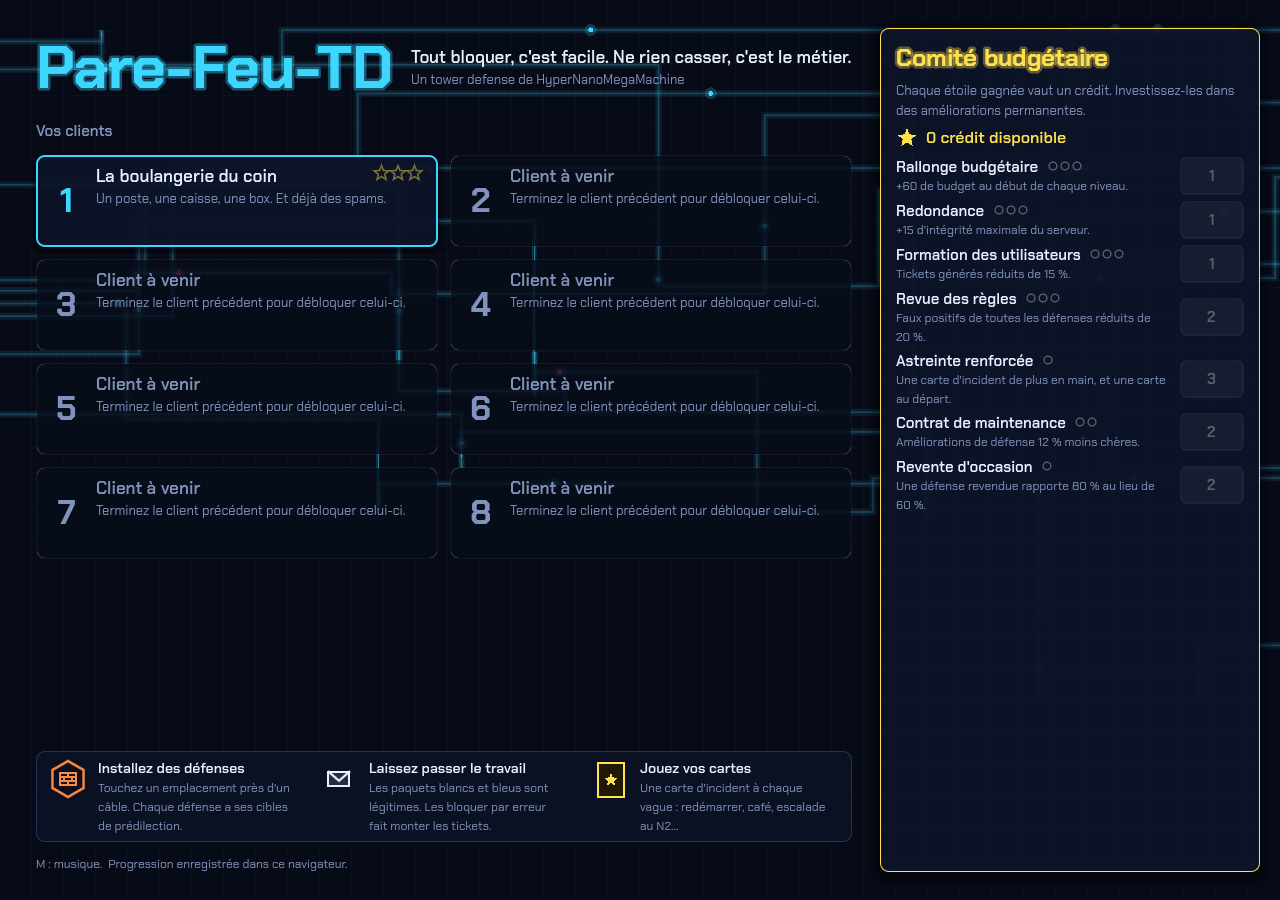
<file: parefeu-td/index.html>
<!DOCTYPE html>
<html lang="en">
	<head>
		<meta charset="utf-8">
		<meta name="viewport" content="width=device-width, user-scalable=no, initial-scale=1.0">
		<title>Pare-Feu-TD</title>
		<style>
html, body, #canvas {
	margin: 0;
	padding: 0;
	border: 0;
}

body {
	color: white;
	background-color: black;
	overflow: hidden;
	touch-action: none;
}

#canvas {
	display: block;
}

#canvas:focus {
	outline: none;
}

#status, #status-splash, #status-progress {
	position: absolute;
	left: 0;
	right: 0;
}

#status, #status-splash {
	top: 0;
	bottom: 0;
}

#status {
	background-color: #070b18;
	display: flex;
	flex-direction: column;
	justify-content: center;
	align-items: center;
	visibility: hidden;
}

#status-splash {
	max-height: 100%;
	max-width: 100%;
	margin: auto;
}

#status-splash.show-image--false {
	display: none;
}

#status-splash.fullsize--true {
	height: 100%;
	width: 100%;
	object-fit: contain;
}

#status-splash.use-filter--false {
	image-rendering: pixelated;
}

#status-progress, #status-notice {
	display: none;
}

#status-progress {
	bottom: 10%;
	width: 50%;
	margin: 0 auto;
}

#status-notice {
	background-color: #5b3943;
	border-radius: 0.5rem;
	border: 1px solid #9b3943;
	color: #e0e0e0;
	font-family: 'Noto Sans', 'Droid Sans', Arial, sans-serif;
	line-height: 1.3;
	margin: 0 2rem;
	overflow: hidden;
	padding: 1rem;
	text-align: center;
	z-index: 1;
}
		</style>
		<link id="-gd-engine-icon" rel="icon" type="image/png" href="index.icon.png" />
<link rel="apple-touch-icon" href="index.apple-touch-icon.png"/>
<style>body{background-color:#070b18}#status{background-color:#070b18}#status-progress{-webkit-appearance:none;appearance:none;bottom:20%;width:min(400px,50%);height:8px;border:0;border-radius:4px;background:rgba(255,255,255,0.1);overflow:hidden}#status-progress::-webkit-progress-bar{background:rgba(255,255,255,0.1);border-radius:4px}#status-progress::-webkit-progress-value{background:#3dd6ff;border-radius:4px}#status-progress::-moz-progress-bar{background:#3dd6ff;border-radius:4px}#status-notice{font-family:system-ui,sans-serif}</style>
	</head>
	<body>
		<canvas id="canvas">
			Your browser does not support the canvas tag.
		</canvas>

		<noscript>
			Your browser does not support JavaScript.
		</noscript>

		<div id="status">
			<img id="status-splash" class="show-image--true fullsize--true use-filter--true" src="index.png" alt="">
			<progress id="status-progress"></progress>
			<div id="status-notice"></div>
		</div>

		<script src="index.js"></script>
		<script>
const GODOT_CONFIG = {"args":[],"canvasResizePolicy":2,"emscriptenPoolSize":8,"ensureCrossOriginIsolationHeaders":true,"executable":"index","experimentalVK":false,"fileSizes":{"index.pck":1107992,"index.wasm":39514754},"focusCanvas":true,"gdextensionLibs":[],"godotPoolSize":4};
const GODOT_THREADS_ENABLED = false;
const engine = new Engine(GODOT_CONFIG);

(function () {
	const statusOverlay = document.getElementById('status');
	const statusProgress = document.getElementById('status-progress');
	const statusNotice = document.getElementById('status-notice');

	let initializing = true;
	let statusMode = '';

	function setStatusMode(mode) {
		if (statusMode === mode || !initializing) {
			return;
		}
		if (mode === 'hidden') {
			statusOverlay.remove();
			initializing = false;
			return;
		}
		statusOverlay.style.visibility = 'visible';
		statusProgress.style.display = mode === 'progress' ? 'block' : 'none';
		statusNotice.style.display = mode === 'notice' ? 'block' : 'none';
		statusMode = mode;
	}

	function setStatusNotice(text) {
		while (statusNotice.lastChild) {
			statusNotice.removeChild(statusNotice.lastChild);
		}
		const lines = text.split('\n');
		lines.forEach((line) => {
			statusNotice.appendChild(document.createTextNode(line));
			statusNotice.appendChild(document.createElement('br'));
		});
	}

	function displayFailureNotice(err) {
		console.error(err);
		if (err instanceof Error) {
			setStatusNotice(err.message);
		} else if (typeof err === 'string') {
			setStatusNotice(err);
		} else {
			setStatusNotice('An unknown error occurred.');
		}
		setStatusMode('notice');
		initializing = false;
	}

	const missing = Engine.getMissingFeatures({
		threads: GODOT_THREADS_ENABLED,
	});

	if (missing.length !== 0) {
		if (GODOT_CONFIG['serviceWorker'] && GODOT_CONFIG['ensureCrossOriginIsolationHeaders'] && 'serviceWorker' in navigator) {
			let serviceWorkerRegistrationPromise;
			try {
				serviceWorkerRegistrationPromise = navigator.serviceWorker.getRegistration();
			} catch (err) {
				serviceWorkerRegistrationPromise = Promise.reject(new Error('Service worker registration failed.'));
			}
			// There's a chance that installing the service worker would fix the issue
			Promise.race([
				serviceWorkerRegistrationPromise.then((registration) => {
					if (registration != null) {
						return Promise.reject(new Error('Service worker already exists.'));
					}
					return registration;
				}).then(() => engine.installServiceWorker()),
				// For some reason, `getRegistration()` can stall
				new Promise((resolve) => {
					setTimeout(() => resolve(), 2000);
				}),
			]).then(() => {
				// Reload if there was no error.
				window.location.reload();
			}).catch((err) => {
				console.error('Error while registering service worker:', err);
			});
		} else {
			// Display the message as usual
			const missingMsg = 'Error\nThe following features required to run Godot projects on the Web are missing:\n';
			displayFailureNotice(missingMsg + missing.join('\n'));
		}
	} else {
		setStatusMode('progress');
		engine.startGame({
			'onProgress': function (current, total) {
				if (current > 0 && total > 0) {
					statusProgress.value = current;
					statusProgress.max = total;
				} else {
					statusProgress.removeAttribute('value');
					statusProgress.removeAttribute('max');
				}
			},
		}).then(() => {
			setStatusMode('hidden');
		}, displayFailureNotice);
	}
}());
		</script>
	</body>
</html>
</file>
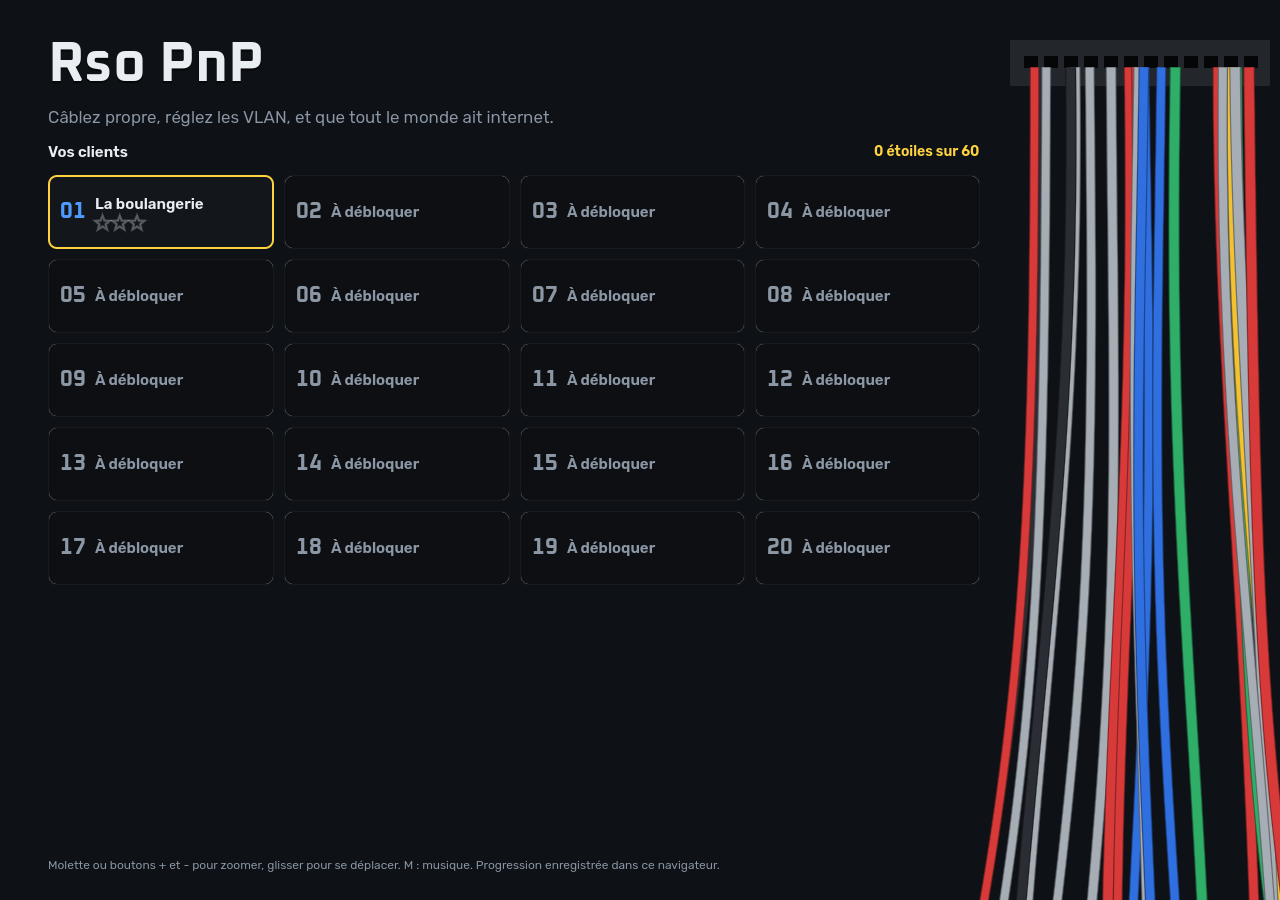
<file: rso-pnp/index.html>
<!DOCTYPE html>
<html lang="en">
	<head>
		<meta charset="utf-8">
		<meta name="viewport" content="width=device-width, user-scalable=no, initial-scale=1.0">
		<title>Rso PnP</title>
		<style>
html, body, #canvas {
	margin: 0;
	padding: 0;
	border: 0;
}

body {
	color: white;
	background-color: black;
	overflow: hidden;
	touch-action: none;
}

#canvas {
	display: block;
}

#canvas:focus {
	outline: none;
}

#status, #status-splash, #status-progress {
	position: absolute;
	left: 0;
	right: 0;
}

#status, #status-splash {
	top: 0;
	bottom: 0;
}

#status {
	background-color: #0e1116;
	display: flex;
	flex-direction: column;
	justify-content: center;
	align-items: center;
	visibility: hidden;
}

#status-splash {
	max-height: 100%;
	max-width: 100%;
	margin: auto;
}

#status-splash.show-image--false {
	display: none;
}

#status-splash.fullsize--true {
	height: 100%;
	width: 100%;
	object-fit: contain;
}

#status-splash.use-filter--false {
	image-rendering: pixelated;
}

#status-progress, #status-notice {
	display: none;
}

#status-progress {
	bottom: 10%;
	width: 50%;
	margin: 0 auto;
}

#status-notice {
	background-color: #5b3943;
	border-radius: 0.5rem;
	border: 1px solid #9b3943;
	color: #e0e0e0;
	font-family: 'Noto Sans', 'Droid Sans', Arial, sans-serif;
	line-height: 1.3;
	margin: 0 2rem;
	overflow: hidden;
	padding: 1rem;
	text-align: center;
	z-index: 1;
}
		</style>
		<link id="-gd-engine-icon" rel="icon" type="image/png" href="index.icon.png" />
<link rel="apple-touch-icon" href="index.apple-touch-icon.png"/>
<style>body{background-color:#0e1116}#status{background-color:#0e1116}#status-progress{-webkit-appearance:none;appearance:none;bottom:20%;width:min(400px,50%);height:8px;border:0;border-radius:4px;background:rgba(255,255,255,0.1);overflow:hidden}#status-progress::-webkit-progress-bar{background:rgba(255,255,255,0.1);border-radius:4px}#status-progress::-webkit-progress-value{background:#4d9bff;border-radius:4px}#status-progress::-moz-progress-bar{background:#4d9bff;border-radius:4px}#status-notice{font-family:system-ui,sans-serif}</style>
	</head>
	<body>
		<canvas id="canvas">
			Your browser does not support the canvas tag.
		</canvas>

		<noscript>
			Your browser does not support JavaScript.
		</noscript>

		<div id="status">
			<img id="status-splash" class="show-image--true fullsize--true use-filter--true" src="index.png" alt="">
			<progress id="status-progress"></progress>
			<div id="status-notice"></div>
		</div>

		<script src="index.js"></script>
		<script>
const GODOT_CONFIG = {"args":[],"canvasResizePolicy":2,"emscriptenPoolSize":8,"ensureCrossOriginIsolationHeaders":true,"executable":"index","experimentalVK":false,"fileSizes":{"index.pck":1102756,"index.wasm":39514754},"focusCanvas":true,"gdextensionLibs":[],"godotPoolSize":4};
const GODOT_THREADS_ENABLED = false;
const engine = new Engine(GODOT_CONFIG);

(function () {
	const statusOverlay = document.getElementById('status');
	const statusProgress = document.getElementById('status-progress');
	const statusNotice = document.getElementById('status-notice');

	let initializing = true;
	let statusMode = '';

	function setStatusMode(mode) {
		if (statusMode === mode || !initializing) {
			return;
		}
		if (mode === 'hidden') {
			statusOverlay.remove();
			initializing = false;
			return;
		}
		statusOverlay.style.visibility = 'visible';
		statusProgress.style.display = mode === 'progress' ? 'block' : 'none';
		statusNotice.style.display = mode === 'notice' ? 'block' : 'none';
		statusMode = mode;
	}

	function setStatusNotice(text) {
		while (statusNotice.lastChild) {
			statusNotice.removeChild(statusNotice.lastChild);
		}
		const lines = text.split('\n');
		lines.forEach((line) => {
			statusNotice.appendChild(document.createTextNode(line));
			statusNotice.appendChild(document.createElement('br'));
		});
	}

	function displayFailureNotice(err) {
		console.error(err);
		if (err instanceof Error) {
			setStatusNotice(err.message);
		} else if (typeof err === 'string') {
			setStatusNotice(err);
		} else {
			setStatusNotice('An unknown error occurred.');
		}
		setStatusMode('notice');
		initializing = false;
	}

	const missing = Engine.getMissingFeatures({
		threads: GODOT_THREADS_ENABLED,
	});

	if (missing.length !== 0) {
		if (GODOT_CONFIG['serviceWorker'] && GODOT_CONFIG['ensureCrossOriginIsolationHeaders'] && 'serviceWorker' in navigator) {
			let serviceWorkerRegistrationPromise;
			try {
				serviceWorkerRegistrationPromise = navigator.serviceWorker.getRegistration();
			} catch (err) {
				serviceWorkerRegistrationPromise = Promise.reject(new Error('Service worker registration failed.'));
			}
			// There's a chance that installing the service worker would fix the issue
			Promise.race([
				serviceWorkerRegistrationPromise.then((registration) => {
					if (registration != null) {
						return Promise.reject(new Error('Service worker already exists.'));
					}
					return registration;
				}).then(() => engine.installServiceWorker()),
				// For some reason, `getRegistration()` can stall
				new Promise((resolve) => {
					setTimeout(() => resolve(), 2000);
				}),
			]).then(() => {
				// Reload if there was no error.
				window.location.reload();
			}).catch((err) => {
				console.error('Error while registering service worker:', err);
			});
		} else {
			// Display the message as usual
			const missingMsg = 'Error\nThe following features required to run Godot projects on the Web are missing:\n';
			displayFailureNotice(missingMsg + missing.join('\n'));
		}
	} else {
		setStatusMode('progress');
		engine.startGame({
			'onProgress': function (current, total) {
				if (current > 0 && total > 0) {
					statusProgress.value = current;
					statusProgress.max = total;
				} else {
					statusProgress.removeAttribute('value');
					statusProgress.removeAttribute('max');
				}
			},
		}).then(() => {
			setStatusMode('hidden');
		}, displayFailureNotice);
	}
}());
		</script>
	</body>
</html>
</file>
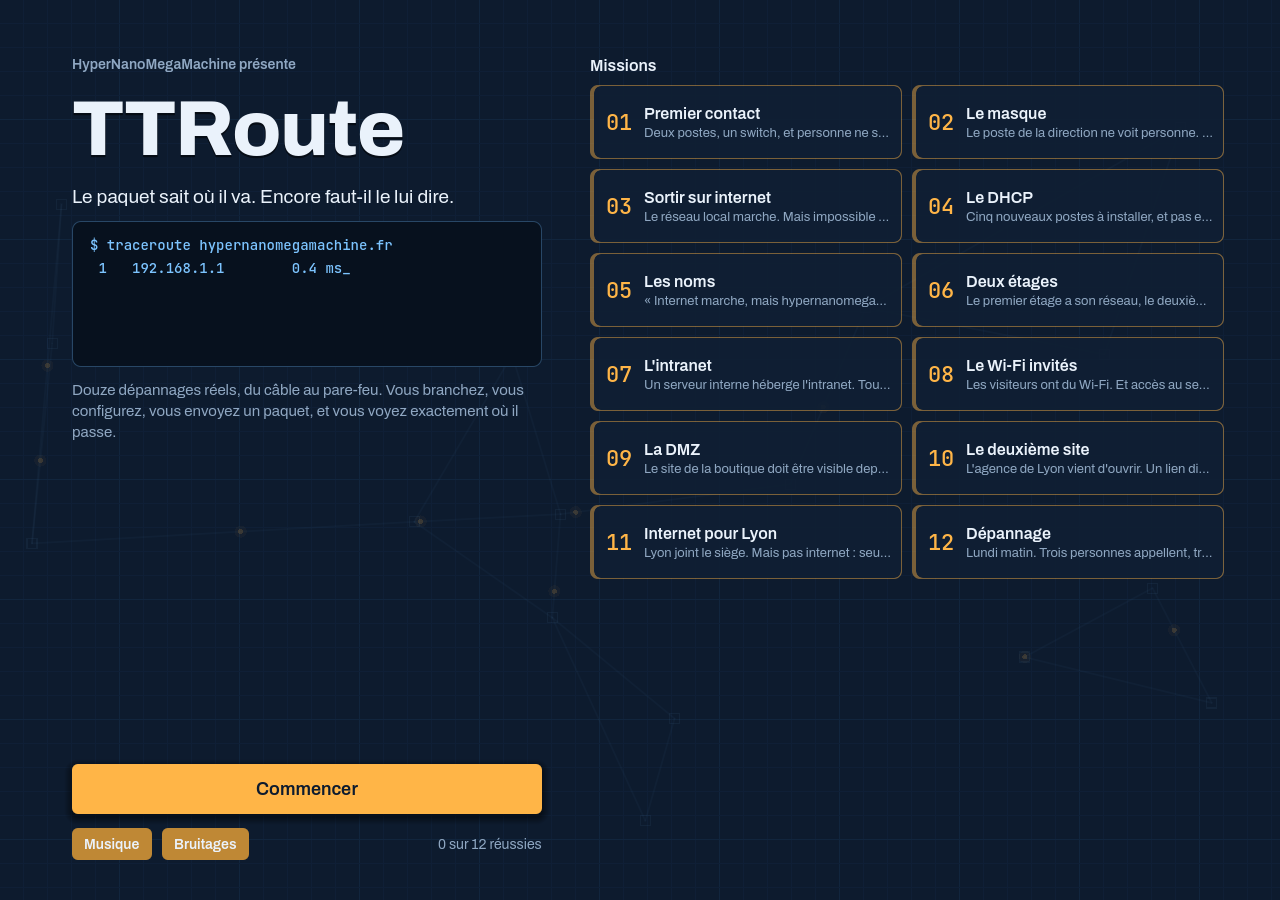
<file: ttroute/index.html>
<!DOCTYPE html>
<html lang="en">
	<head>
		<meta charset="utf-8">
		<meta name="viewport" content="width=device-width, user-scalable=no, initial-scale=1.0">
		<title>TTRoute</title>
		<style>
html, body, #canvas {
	margin: 0;
	padding: 0;
	border: 0;
}

body {
	color: white;
	background-color: black;
	overflow: hidden;
	touch-action: none;
}

#canvas {
	display: block;
}

#canvas:focus {
	outline: none;
}

#status, #status-splash, #status-progress {
	position: absolute;
	left: 0;
	right: 0;
}

#status, #status-splash {
	top: 0;
	bottom: 0;
}

#status {
	background-color: #0d1b2e;
	display: flex;
	flex-direction: column;
	justify-content: center;
	align-items: center;
	visibility: hidden;
}

#status-splash {
	max-height: 100%;
	max-width: 100%;
	margin: auto;
}

#status-splash.show-image--false {
	display: none;
}

#status-splash.fullsize--true {
	height: 100%;
	width: 100%;
	object-fit: contain;
}

#status-splash.use-filter--false {
	image-rendering: pixelated;
}

#status-progress, #status-notice {
	display: none;
}

#status-progress {
	bottom: 10%;
	width: 50%;
	margin: 0 auto;
}

#status-notice {
	background-color: #5b3943;
	border-radius: 0.5rem;
	border: 1px solid #9b3943;
	color: #e0e0e0;
	font-family: 'Noto Sans', 'Droid Sans', Arial, sans-serif;
	line-height: 1.3;
	margin: 0 2rem;
	overflow: hidden;
	padding: 1rem;
	text-align: center;
	z-index: 1;
}
		</style>
		<link id="-gd-engine-icon" rel="icon" type="image/png" href="index.icon.png" />
<link rel="apple-touch-icon" href="index.apple-touch-icon.png"/>
<style>body{background-color:#0d1b2e}#status{background-color:#0d1b2e}#status-progress{-webkit-appearance:none;appearance:none;bottom:20%;width:min(400px,50%);height:8px;border:0;border-radius:4px;background:rgba(255,255,255,0.1);overflow:hidden}#status-progress::-webkit-progress-bar{background:rgba(255,255,255,0.1);border-radius:4px}#status-progress::-webkit-progress-value{background:#ffb547;border-radius:4px}#status-progress::-moz-progress-bar{background:#ffb547;border-radius:4px}#status-notice{font-family:system-ui,sans-serif}</style>
	</head>
	<body>
		<canvas id="canvas">
			Your browser does not support the canvas tag.
		</canvas>

		<noscript>
			Your browser does not support JavaScript.
		</noscript>

		<div id="status">
			<img id="status-splash" class="show-image--true fullsize--true use-filter--true" src="index.png" alt="">
			<progress id="status-progress"></progress>
			<div id="status-notice"></div>
		</div>

		<script src="index.js"></script>
		<script>
const GODOT_CONFIG = {"args":[],"canvasResizePolicy":2,"emscriptenPoolSize":8,"ensureCrossOriginIsolationHeaders":true,"executable":"index","experimentalVK":false,"fileSizes":{"index.pck":931164,"index.wasm":39514754},"focusCanvas":true,"gdextensionLibs":[],"godotPoolSize":4};
const GODOT_THREADS_ENABLED = false;
const engine = new Engine(GODOT_CONFIG);

(function () {
	const statusOverlay = document.getElementById('status');
	const statusProgress = document.getElementById('status-progress');
	const statusNotice = document.getElementById('status-notice');

	let initializing = true;
	let statusMode = '';

	function setStatusMode(mode) {
		if (statusMode === mode || !initializing) {
			return;
		}
		if (mode === 'hidden') {
			statusOverlay.remove();
			initializing = false;
			return;
		}
		statusOverlay.style.visibility = 'visible';
		statusProgress.style.display = mode === 'progress' ? 'block' : 'none';
		statusNotice.style.display = mode === 'notice' ? 'block' : 'none';
		statusMode = mode;
	}

	function setStatusNotice(text) {
		while (statusNotice.lastChild) {
			statusNotice.removeChild(statusNotice.lastChild);
		}
		const lines = text.split('\n');
		lines.forEach((line) => {
			statusNotice.appendChild(document.createTextNode(line));
			statusNotice.appendChild(document.createElement('br'));
		});
	}

	function displayFailureNotice(err) {
		console.error(err);
		if (err instanceof Error) {
			setStatusNotice(err.message);
		} else if (typeof err === 'string') {
			setStatusNotice(err);
		} else {
			setStatusNotice('An unknown error occurred.');
		}
		setStatusMode('notice');
		initializing = false;
	}

	const missing = Engine.getMissingFeatures({
		threads: GODOT_THREADS_ENABLED,
	});

	if (missing.length !== 0) {
		if (GODOT_CONFIG['serviceWorker'] && GODOT_CONFIG['ensureCrossOriginIsolationHeaders'] && 'serviceWorker' in navigator) {
			let serviceWorkerRegistrationPromise;
			try {
				serviceWorkerRegistrationPromise = navigator.serviceWorker.getRegistration();
			} catch (err) {
				serviceWorkerRegistrationPromise = Promise.reject(new Error('Service worker registration failed.'));
			}
			// There's a chance that installing the service worker would fix the issue
			Promise.race([
				serviceWorkerRegistrationPromise.then((registration) => {
					if (registration != null) {
						return Promise.reject(new Error('Service worker already exists.'));
					}
					return registration;
				}).then(() => engine.installServiceWorker()),
				// For some reason, `getRegistration()` can stall
				new Promise((resolve) => {
					setTimeout(() => resolve(), 2000);
				}),
			]).then(() => {
				// Reload if there was no error.
				window.location.reload();
			}).catch((err) => {
				console.error('Error while registering service worker:', err);
			});
		} else {
			// Display the message as usual
			const missingMsg = 'Error\nThe following features required to run Godot projects on the Web are missing:\n';
			displayFailureNotice(missingMsg + missing.join('\n'));
		}
	} else {
		setStatusMode('progress');
		engine.startGame({
			'onProgress': function (current, total) {
				if (current > 0 && total > 0) {
					statusProgress.value = current;
					statusProgress.max = total;
				} else {
					statusProgress.removeAttribute('value');
					statusProgress.removeAttribute('max');
				}
			},
		}).then(() => {
			setStatusMode('hidden');
		}, displayFailureNotice);
	}
}());
		</script>
	</body>
</html>
</file>
<file: style.css>
/* Hyper Nano Méga Machine — l'écran de démarrage d'un vieux PC.
   Palette « BIOS » : fond bleu, texte gris, titres jaunes, sélection rouge. */

@font-face {
  font-family: "VT323";
  src: url("fonts/vt323.woff2") format("woff2");
  font-display: swap;
}

:root {
  --bleu: #0000aa;
  --bleu-fonce: #000080;
  --gris: #aaaaaa;
  --blanc: #ffffff;
  --jaune: #ffff55;
  --cyan: #55ffff;
  --rouge: #aa0000;
  --noir: #000000;
  --pas: 8px;
  --police: "VT323", "DejaVu Sans Mono", Consolas, monospace;
}

* { box-sizing: border-box; }
html { scroll-behavior: smooth; }
@media (prefers-reduced-motion: reduce) { html { scroll-behavior: auto; } }

body {
  margin: 0;
  background: var(--bleu);
  color: var(--gris);
  font: 23px/1.25 var(--police);
  padding-bottom: 56px; /* place pour la barre de touches */
}

a { color: var(--cyan); text-underline-offset: 3px; }
img { display: block; max-width: 100%; }
:focus-visible { outline: 3px solid var(--jaune); outline-offset: 3px; }

/* ---------- Barre de titre ---------- */
.titre {
  background: var(--gris);
  color: var(--bleu);
  display: flex;
  align-items: center;
  gap: 14px;
  padding: 6px 20px;
}
.titre .briques { display: grid; grid-template-columns: repeat(3, 9px); gap: 2px; }
.titre .briques i { width: 9px; height: 9px; display: block; }
.titre strong { font-weight: normal; font-size: 26px; color: var(--noir); }
.titre span { margin-left: auto; }

/* ---------- Écran principal ---------- */
.ecran {
  max-width: 1120px;
  margin: 20px auto 0;
  padding: 0 20px;
}
.cadre {
  border: 6px double var(--gris);
  padding: 22px 28px 26px;
  position: relative;
  margin-bottom: 30px;
}
/* Titre incrusté dans le cadre, comme une fenêtre de BIOS */
.cadre > h2 {
  position: absolute;
  top: -19px;
  left: 22px;
  margin: 0;
  padding: 0 10px;
  background: var(--bleu);
  color: var(--jaune);
  font-weight: normal;
  font-size: 28px;
  line-height: 1.2;
}
.cadre > .intro { margin: 4px 0 20px; max-width: 64ch; }

/* ---------- Démarrage (le moment fort) ---------- */
.post { padding: 8px 0 30px; }
.post .marque {
  margin: 0 0 6px;
  color: var(--blanc);
  font-weight: normal;
  font-size: clamp(30px, 9.4vw, 112px);
  white-space: nowrap;
  line-height: .86;
  letter-spacing: -.01em;
}
.post .marque .l2 { display: inline; color: var(--jaune); }
.post .signature { margin: 14px 0 26px; color: var(--blanc); font-size: 26px; max-width: 46ch; }
.post ol { list-style: none; margin: 0; padding: 0; }
.post li { display: flex; gap: 12px; max-width: 760px; }
.post li .pt { flex: 1; overflow: hidden; white-space: nowrap; color: #5555ff; }
.post li .pt::after { content: "................................................................................................"; }
.post li .v { color: var(--blanc); }
.post li .v.ok { color: var(--cyan); }
.post .attente { margin: 18px 0 0; color: var(--blanc); }
.curseur { display: inline-block; width: .55em; height: .9em; background: var(--blanc); vertical-align: -2px; animation: clignote 1s steps(1) infinite; }
@keyframes clignote { 50% { opacity: 0; } }

/* Apparition ligne par ligne, une seule fois au chargement */
.js .post .seq { visibility: hidden; }
.js .post .seq.on { visibility: visible; }
@media (prefers-reduced-motion: reduce) {
  .js .post .seq { visibility: visible; }
  .curseur { animation: none; }
}

/* ---------- Menu de démarrage ---------- */
.menu { display: grid; grid-template-columns: minmax(260px, 1fr) 1.6fr; gap: 0; border: 2px solid var(--gris); }
.menu .liste { border-right: 2px solid var(--gris); padding: 14px 0; }
.menu .liste button {
  display: flex; justify-content: space-between; gap: 16px;
  width: 100%; padding: 6px 18px; border: 0; cursor: pointer;
  background: none; color: var(--blanc); font: inherit; font-size: 26px; text-align: left;
}
.menu .liste button small { color: var(--gris); font-size: 21px; }
.menu .liste button[aria-selected="true"] { background: var(--rouge); }
.menu .liste button[aria-selected="true"] small { color: var(--blanc); }
.menu .liste .vide { padding: 14px 18px 0; color: #5555ff; font-size: 20px; }
.menu .aide { padding: 16px 20px 20px; }
.menu .aide h3 { margin: 0 0 10px; color: var(--jaune); font-weight: normal; font-size: 22px; }
.menu .aide img { width: 100%; aspect-ratio: 16/9; object-fit: cover; border: 2px solid var(--gris); background: var(--noir); }
.menu .aide p { margin: 14px 0 10px; color: var(--blanc); max-width: 62ch; }
.menu .aide ul { margin: 0 0 18px; padding: 0; list-style: none; }
.menu .aide li::before { content: "- "; color: var(--gris); }

.jouer {
  display: inline-block;
  padding: 8px 26px 6px;
  background: var(--rouge);
  color: var(--blanc);
  font-size: 32px;
  text-decoration: none;
  border: 2px solid var(--blanc);
  box-shadow: 6px 6px 0 var(--noir);
}
.jouer:hover { background: #cc0000; }
.jouer:active { transform: translate(4px, 4px); box-shadow: 2px 2px 0 var(--noir); }
.jouer kbd { font: inherit; color: var(--jaune); }

/* ---------- Équipe d'astreinte ---------- */
.equipe { display: grid; grid-template-columns: repeat(7, 1fr); gap: 18px 10px; }
.equipe figure { margin: 0; text-align: center; }
.equipe img { height: 112px; width: auto; margin: 0 auto 8px; object-fit: contain; image-rendering: auto; }
.equipe b { display: block; color: var(--blanc); font-weight: normal; font-size: 25px; line-height: 1; }
.equipe figcaption span { display: block; font-size: 20px; line-height: 1.1; margin-top: 4px; }
@media (max-width: 900px) { .equipe { grid-template-columns: repeat(4, 1fr); } }
@media (max-width: 520px) { .equipe { grid-template-columns: repeat(2, 1fr); } }

/* ---------- Lieux ---------- */
.lieux { display: grid; grid-template-columns: repeat(2, 1fr); gap: 22px; }
.lieux figure { margin: 0; }
.lieux img { width: 100%; aspect-ratio: 16/9; object-fit: cover; border: 2px solid var(--gris); background: var(--noir); }
.lieux figcaption { margin-top: 8px; }
.lieux figcaption b { color: var(--blanc); font-weight: normal; font-size: 26px; display: block; }
.lieux figure.large { grid-column: 1 / -1; }
.lieux figure.large img { aspect-ratio: 21/9; }
@media (max-width: 760px) { .lieux { grid-template-columns: 1fr; } }
.menaces tr.sep td { color: var(--jaune); padding-top: 18px; border-bottom: 2px solid var(--gris); }

/* ---------- Menaces : tableau façon BIOS ---------- */
.menaces { width: 100%; border-collapse: collapse; }
.menaces th { text-align: left; font-weight: normal; color: var(--jaune); padding: 0 12px 8px 0; border-bottom: 2px solid var(--gris); }
.menaces td { padding: 6px 12px 6px 0; vertical-align: middle; border-bottom: 1px dashed #5555ff; }
.menaces td:first-child { width: 72px; }
.menaces td img { width: 60px; height: 60px; object-fit: contain; }
.menaces .nom { color: var(--blanc); white-space: nowrap; }
.menaces q { quotes: "« " " »"; }
.menaces .niv { white-space: nowrap; text-align: right; }
.menaces .niv.c { color: var(--blanc); background: var(--rouge); padding: 0 8px; }
@media (max-width: 640px) {
  .menaces .niv, .menaces th:last-child { display: none; }
  .menaces .nom { white-space: normal; }
}

/* ---------- Commandes ---------- */
.touches { display: grid; grid-template-columns: max-content 1fr; gap: 6px 26px; margin: 0; }
.touches dt { color: var(--blanc); }
.touches dd { margin: 0; }
kbd.k { font: inherit; color: var(--bleu); background: var(--gris); padding: 0 6px; }

/* ---------- Pied de page ---------- */
.pied { max-width: 1120px; margin: 0 auto 30px; padding: 0 20px; font-size: 20px; }
.pied p { margin: 0 0 8px; max-width: 90ch; }
.pied summary { cursor: pointer; color: var(--blanc); }

/* ---------- Barre de touches (bas d'écran) ---------- */
.legende {
  position: fixed; left: 0; right: 0; bottom: 0;
  display: flex; gap: 34px; justify-content: center; flex-wrap: wrap;
  padding: 6px 16px; background: var(--gris); color: var(--noir); font-size: 22px;
}
.legende b { color: var(--rouge); font-weight: normal; }
@media (max-width: 640px) { .legende .clavier { display: none; } }
.sr { position: absolute; width: 1px; height: 1px; overflow: hidden; clip: rect(0 0 0 0); white-space: nowrap; }
.legende a:focus-visible, .jouer:focus-visible, .liste button:focus-visible { outline: 3px solid var(--jaune); outline-offset: 2px; }
@media (max-width: 760px) {
  .menu { grid-template-columns: 1fr; }
  .menu .liste { border-right: 0; border-bottom: 2px solid var(--gris); padding: 10px 0; }
  .menu .liste .vide { padding-bottom: 4px; }
  .menu .aide { padding: 14px; }
}
@media (max-width: 640px) {
  body { font-size: 21px; }
  .titre > span { display: none; }
  .post li { flex-wrap: wrap; }
  .post li .pt { display: none; }
  .post li .v { margin-left: auto; }
  .post .marque { font-size: 11.8vw; }
}
@media (max-width: 640px) {
  table.menaces thead { display: none; }
  table.menaces tr { display: grid; grid-template-columns: 56px 1fr auto; column-gap: 10px; padding: 8px 0; border-bottom: 1px solid #3333cc; }
  table.menaces td { display: block; padding: 0; border: 0; }
  table.menaces td:first-child { grid-row: span 2; }
  table.menaces td:nth-child(3) { grid-column: 2 / 4; grid-row: 2; font-size: 19px; }
  table.menaces td.niv { grid-column: 3; grid-row: 1; font-size: 18px; padding: 0 6px; align-self: start; }
  dl.touches { display: block; }
  dl.touches dt { margin-top: 10px; }
  dl.touches dd { margin: 0; }
}

/* ---------- NanoMonsters ---------- */
.fiche[hidden] { display: none; }
.tournoi { display: grid; grid-template-columns: repeat(7, 1fr); gap: 20px 12px; }
@media (max-width: 1200px) { .tournoi { grid-template-columns: repeat(5, 1fr); } }
.tournoi figure { margin: 0; text-align: center; }
.tournoi img { height: 96px; width: auto; max-width: 100%; object-fit: contain; margin: 0 auto 8px; }
.tournoi b { display: block; color: var(--blanc); font-weight: normal; font-size: 24px; line-height: 1; }
.tournoi figcaption span { display: block; font-size: 19px; line-height: 1.1; margin-top: 4px; }
@media (max-width: 900px) { .tournoi { grid-template-columns: repeat(3, 1fr); } }
@media (max-width: 520px) { .tournoi { grid-template-columns: repeat(2, 1fr); } }
</file>
